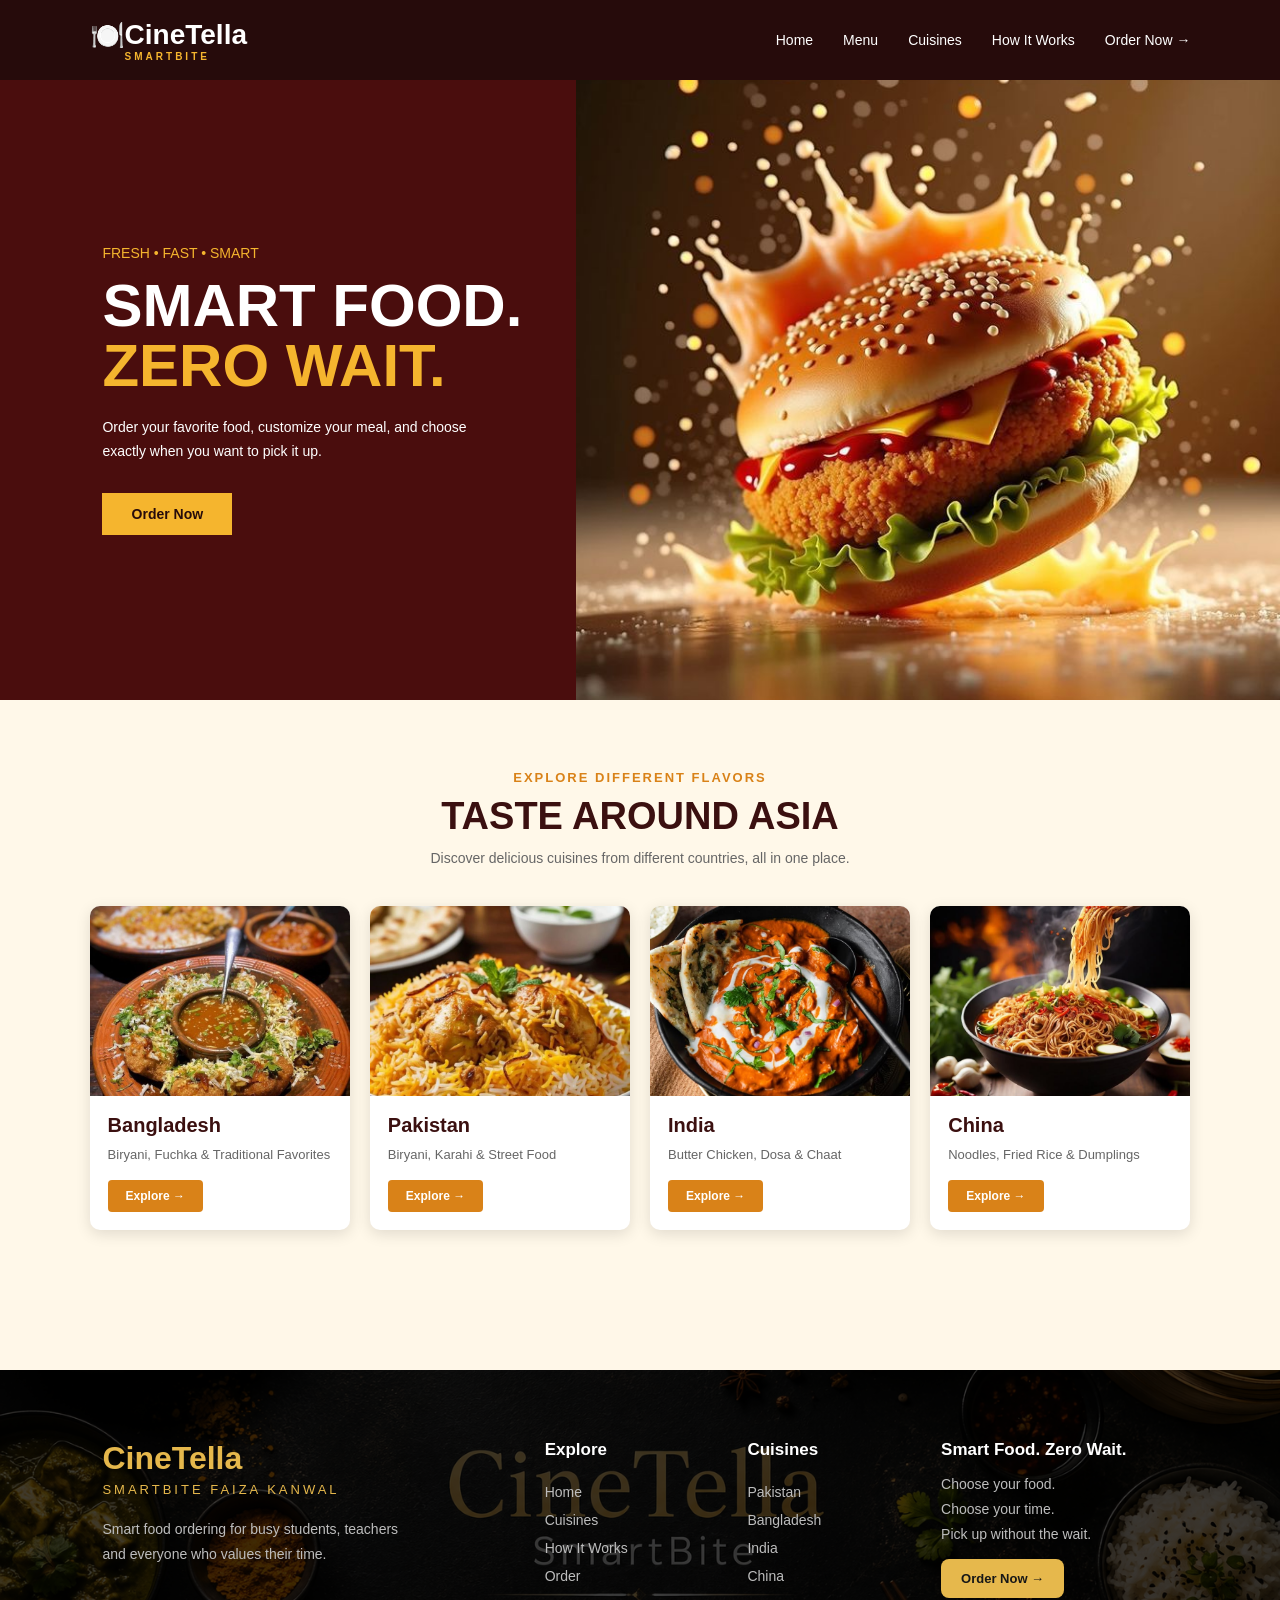
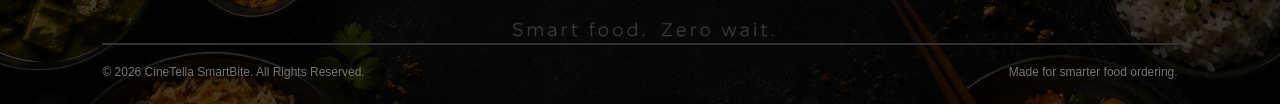
<file: index.html>
<!DOCTYPE html>
<html lang="en">

<head>

    <meta charset="UTF-8">

    <meta name="viewport" content="width=device-width, initial-scale=1.0">

    <title>CineTella SmartBite</title>

    <link rel="stylesheet" href="style.css">

</head>


<body>


    <header class="header">

    <div class="logo">

        <div class="logo-icon">
            🍽️
        </div>

        <div class="logo-text">
            <span>CineTella</span>
            <small>SMARTBITE</small>
        </div>

    </div>


    <div class="menu">

        <a href="index.html">Home</a>

        <a href="menu.html">
            Menu
        </a>

        <a href="cuisine.html">
            Cuisines
        </a>

        <a href="how-it-works.html">
            How It Works
        </a>

        <a href="order.html" class="header-order">
            Order Now →
        </a>

    </div>

</header>


    <!-- HERO SECTION -->

    <section class="hero">


        <div class="hero-content">

            <p class="hero-small-text">
                FRESH • FAST • SMART
            </p>


            <h1>
                SMART FOOD.
                <br>
                <span>ZERO WAIT.</span>
            </h1>


            <p class="hero-description">

                Order your favorite food, customize your meal,
                and choose exactly when you want to pick it up.

            </p>


            <button class="hero-button">
                <a href="order.html" class="order-button">Order Now</a>
            </button>

        </div>



        <div class="hero-image">

        </div>


    </section>

    <!-- TASTE AROUND ASIA -->

<section class="taste-asia">

    <div class="taste-heading">

        <p>EXPLORE DIFFERENT FLAVORS</p>

        <h2>TASTE AROUND ASIA</h2>

        <p>
            Discover delicious cuisines from different countries,
            all in one place.
        </p>

    </div>


    <div class="country-cards">


        <!-- Bangladesh -->

        <div class="country-card">

            <div class="country-image bangladesh"></div>

            <div class="country-content">

                <h3>Bangladesh</h3>

                <p>
                    Biryani, Fuchka & Traditional Favorites
                </p>

                <button onclick="window.location.href='bangladesh.html'">
    Explore →
</button>

            </div>

        </div>



        <!-- Pakistan -->

        <div class="country-card">

            <div class="country-image pakistan"></div>

            <div class="country-content">

                <h3> Pakistan</h3>

                <p>
                    Biryani, Karahi & Street Food
                </p>

               <button onclick="window.location.href='pakistan.html'">
            Explore →
        </button>

            </div>

        </div>



        <!-- India -->

        <div class="country-card">

            <div class="country-image india"></div>

            <div class="country-content">

                <h3> India</h3>

                <p>
                    Butter Chicken, Dosa & Chaat
                </p>

                <button onclick="window.location.href='india.html'">
    Explore →
</button>

            </div>

        </div>



        <!-- China -->

        <div class="country-card">

            <div class="country-image china"></div>

            <div class="country-content">

                <h3> China</h3>

                <p>
                    Noodles, Fried Rice & Dumplings
                </p>
                <button onclick="window.location.href='china.html'">
    Explore →
</button>
        
            </div>

        </div>


    </div>

</section>

<!-- FOOTER -->

<footer class="footer">

    <div class="footer-main">

        <div class="footer-brand">

            <h2>CineTella</h2>

            <p class="footer-tagline">
                SmartBite 
                Faiza Kanwal
            </p>

            <p>
                Smart food ordering for busy students,
                teachers and everyone who values their time.
            </p>

        </div>


        <div class="footer-links">

            <h3>Explore</h3>

            <a href="index.html">Home</a>

            <a href="#taste">Cuisines</a>

            <a href="how-it-works.html">How It Works</a>

            <a href="order.html">Order</a>

        </div>


        <div class="footer-links">

            <h3>Cuisines</h3>

            <a href="pakistan.html"> Pakistan</a>

            <a href="bangladesh.html"> Bangladesh</a>

            <a href="india.html"> India</a>

            <a href="china.html"> China</a>

        </div>


        <div class="footer-contact">

            <h3>Smart Food. Zero Wait.</h3>

            <p>
                Choose your food.
                <br>
                Choose your time.
                <br>
                Pick up without the wait.
            </p>

            <a href="order.html" class="footer-button">
                Order Now →
            </a>

        </div>

    </div>


    <div class="footer-line"></div>


    <div class="footer-bottom">

        <p>
            © 2026 CineTella SmartBite. All Rights Reserved.
        </p>

        <p>
            Made for smarter food ordering.
        </p>

    </div>

</footer>
</body>

</html>
</file>
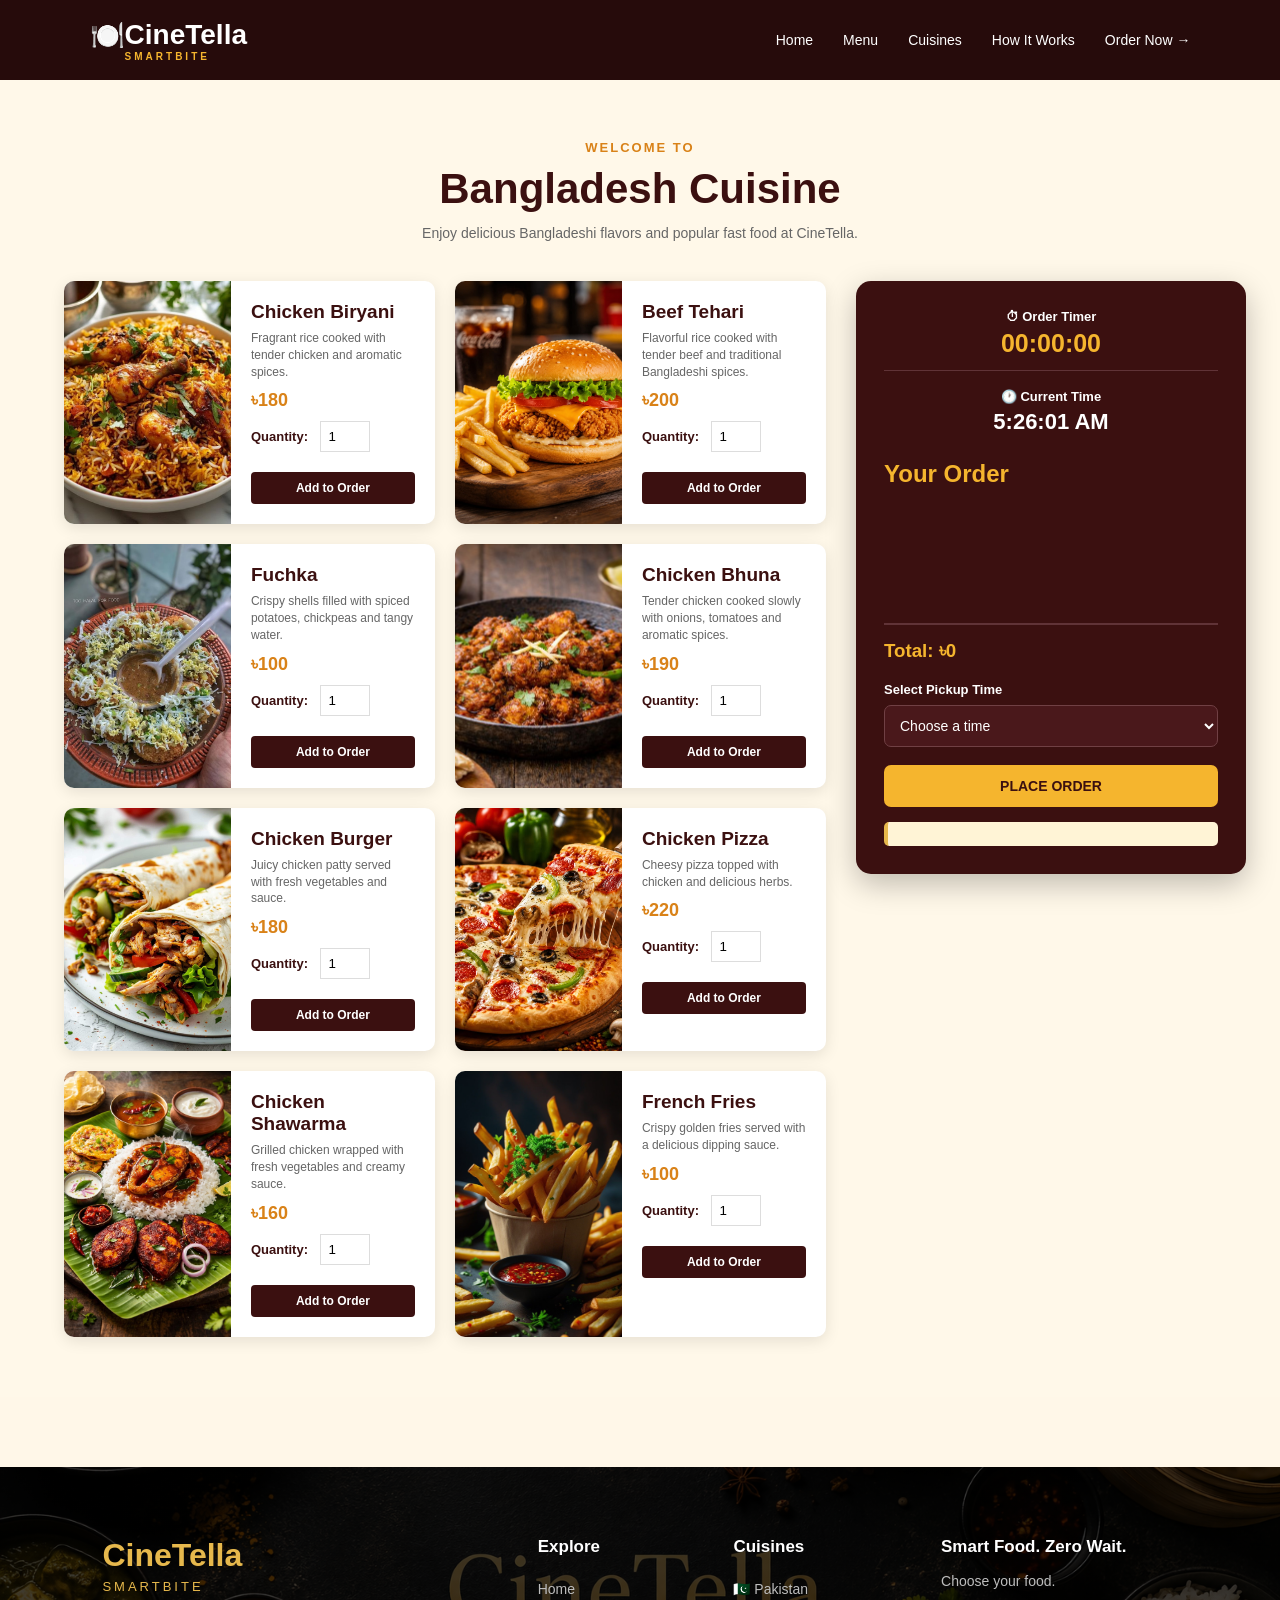
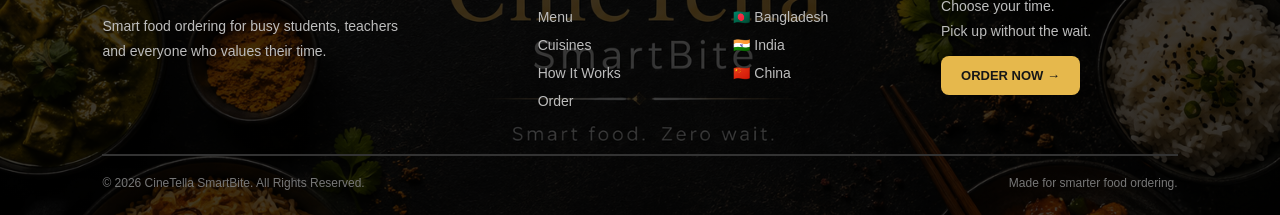
<file: bangladesh.html>
<!DOCTYPE html>
<html lang="en">

<head>

    <meta charset="UTF-8">

    <meta name="viewport" content="width=device-width, initial-scale=1.0">

    <title>Bangladesh Cuisine - CineTella SmartBite</title>

    <link rel="stylesheet" href="style.css">

</head>


<body>


    <header class="header">

    <div class="logo">

        <div class="logo-icon">
            🍽️
        </div>

        <div class="logo-text">
            <span>CineTella</span>
            <small>SMARTBITE</small>
        </div>

    </div>


    <div class="menu">

        <a href="index.html">Home</a>

        <a href="index.html#taste">
            Menu
        </a>

        <a href="index.html#taste">
            Cuisines
        </a>

        <a href="how-it-works.html">
            How It Works
        </a>

        <a href="order.html" class="header-order">
            Order Now →
        </a>

    </div>

</header>



    <!-- BANGLADESH CUISINE -->

    <section class="cuisine-page">


        <div class="cuisine-heading">

            <p>WELCOME TO</p>

            <h1>Bangladesh Cuisine</h1>

            <p>
                Enjoy delicious Bangladeshi flavors
                and popular fast food at CineTella.
            </p>

        </div>



        <!-- FOOD + ORDER AREA -->

        <div class="menu-layout">


            <!-- FOOD LIST -->

            <div class="food-list">


                <!-- FOOD 1 -->

                <div class="food-item">

                    <div class="food-picture bd-biryani"></div>

                    <div class="food-info">

                        <h2>Chicken Biryani</h2>

                        <p>
                            Fragrant rice cooked with tender
                            chicken and aromatic spices.
                        </p>

                        <h3>৳180</h3>

                        <label>Quantity:</label>

                        <input
                            type="number"
                            id="bd-biryani-quantity"
                            value="1"
                            min="1"
                        >

                        <button onclick="addOrder('Chicken Biryani', 180, document.getElementById('bd-biryani-quantity').value)">
                            Add to Order
                        </button>

                    </div>

                </div>



                <!-- FOOD 2 -->

                <div class="food-item">

                    <div class="food-picture tehari"></div>

                    <div class="food-info">

                        <h2>Beef Tehari</h2>

                        <p>
                            Flavorful rice cooked with tender beef
                            and traditional Bangladeshi spices.
                        </p>

                        <h3>৳200</h3>

                        <label>Quantity:</label>

                        <input
                            type="number"
                            id="tehari-quantity"
                            value="1"
                            min="1"
                        >

                        <button onclick="addOrder('Beef Tehari', 200, document.getElementById('tehari-quantity').value)">
                            Add to Order
                        </button>

                    </div>

                </div>



                <!-- FOOD 3 -->

                <div class="food-item">

                    <div class="food-picture fuchka"></div>

                    <div class="food-info">

                        <h2>Fuchka</h2>

                        <p>
                            Crispy shells filled with spiced
                            potatoes, chickpeas and tangy water.
                        </p>

                        <h3>৳100</h3>

                        <label>Quantity:</label>

                        <input
                            type="number"
                            id="fuchka-quantity"
                            value="1"
                            min="1"
                        >

                        <button onclick="addOrder('Fuchka', 100, document.getElementById('fuchka-quantity').value)">
                            Add to Order
                        </button>

                    </div>

                </div>



                <!-- FOOD 4 -->

                <div class="food-item">

                    <div class="food-picture chicken-bhuna"></div>

                    <div class="food-info">

                        <h2>Chicken Bhuna</h2>

                        <p>
                            Tender chicken cooked slowly with
                            onions, tomatoes and aromatic spices.
                        </p>

                        <h3>৳190</h3>

                        <label>Quantity:</label>

                        <input
                            type="number"
                            id="bhuna-quantity"
                            value="1"
                            min="1"
                        >

                        <button onclick="addOrder('Chicken Bhuna', 190, document.getElementById('bhuna-quantity').value)">
                            Add to Order
                        </button>

                    </div>

                </div>



                <!-- FOOD 5 -->

                <div class="food-item">

                    <div class="food-picture chicken-burger"></div>

                    <div class="food-info">

                        <h2>Chicken Burger</h2>

                        <p>
                            Juicy chicken patty served with
                            fresh vegetables and sauce.
                        </p>

                        <h3>৳180</h3>

                        <label>Quantity:</label>

                        <input
                            type="number"
                            id="burger-quantity"
                            value="1"
                            min="1"
                        >

                        <button onclick="addOrder('Chicken Burger', 180, document.getElementById('burger-quantity').value)">
                            Add to Order
                        </button>

                    </div>

                </div>



                <!-- FOOD 6 -->

                <div class="food-item">

                    <div class="food-picture chicken-pizza"></div>

                    <div class="food-info">

                        <h2>Chicken Pizza</h2>

                        <p>
                            Cheesy pizza topped with chicken
                            and delicious herbs.
                        </p>

                        <h3>৳220</h3>

                        <label>Quantity:</label>

                        <input
                            type="number"
                            id="pizza-quantity"
                            value="1"
                            min="1"
                        >

                        <button onclick="addOrder('Chicken Pizza', 220, document.getElementById('pizza-quantity').value)">
                            Add to Order
                        </button>

                    </div>

                </div>



                <!-- FOOD 7 -->

                <div class="food-item">

                    <div class="food-picture chicken-shawarma"></div>

                    <div class="food-info">

                        <h2>Chicken Shawarma</h2>

                        <p>
                            Grilled chicken wrapped with fresh
                            vegetables and creamy sauce.
                        </p>

                        <h3>৳160</h3>

                        <label>Quantity:</label>

                        <input
                            type="number"
                            id="shawarma-quantity"
                            value="1"
                            min="1"
                        >

                        <button onclick="addOrder('Chicken Shawarma', 160, document.getElementById('shawarma-quantity').value)">
                            Add to Order
                        </button>

                    </div>

                </div>



                <!-- FOOD 8 -->

                <div class="food-item">

                    <div class="food-picture french-fries"></div>

                    <div class="food-info">

                        <h2>French Fries</h2>

                        <p>
                            Crispy golden fries served with
                            a delicious dipping sauce.
                        </p>

                        <h3>৳100</h3>

                        <label>Quantity:</label>

                        <input
                            type="number"
                            id="fries-quantity"
                            value="1"
                            min="1"
                        >

                        <button onclick="addOrder('French Fries', 100, document.getElementById('fries-quantity').value)">
                            Add to Order
                        </button>

                    </div>

                </div>


            </div>


            <!-- ORDER SUMMARY -->

           <div class="order-summary">

    <!-- ORDER TIMER -->
    <div class="running-timer">

        <span>⏱ Order Timer</span>

        <strong id="order-timer">
            00:00:00
        </strong>

    </div>


    <!-- CURRENT TIME -->
    <div class="current-time">

        <span>🕐 Current Time</span>

        <strong id="current-time">
            00:00:00
        </strong>

    </div>


    <h2>Your Order</h2>


                <div id="order-list">

                </div>


                <h3 id="total-price">
                    Total: ৳0
                </h3>


                <div class="pickup-section">

                    <label for="pickup-time">
                        Select Pickup Time
                    </label>

                    <select id="pickup-time">

                        <option value="">Choose a time</option>

                        <option value="12:30 PM">12:30 PM</option>

                        <option value="1:00 PM">1:00 PM</option>

                        <option value="1:30 PM">1:30 PM</option>

                        <option value="2:00 PM">2:00 PM</option>

                        <option value="2:30 PM">2:30 PM</option>

                        <option value="3:00 PM">3:00 PM</option>

                        <option value="3:30 PM">3:30 PM</option>

                    </select>

                </div>


                <button
                    class="place-order-button"
                    onclick="placeOrder()"
                >

                    PLACE ORDER

                </button>


                <div id="order-message">

                </div>


            </div>


        </div>


    </section>

<!-- FOOTER -->

<footer class="footer">

    <div class="footer-main">

        <!-- BRAND -->

        <div class="footer-brand">

            <h2>CineTella</h2>

            <p class="footer-tagline">
                SMARTBITE
            </p>

            <p>
                Smart food ordering for busy students,
                teachers and everyone who values their time.
            </p>

        </div>


        <!-- EXPLORE -->

        <div class="footer-links">

            <h3>Explore</h3>

            <a href="index.html">Home</a>

            <a href="index.html#taste">Menu</a>

            <a href="index.html#taste">Cuisines</a>

            <a href="how-it-works.html">How It Works</a>

            <a href="order.html">Order</a>

        </div>


        <!-- CUISINES -->

        <div class="footer-links">

            <h3>Cuisines</h3>

            <a href="pakistan.html">🇵🇰 Pakistan</a>

            <a href="bangladesh.html">🇧🇩 Bangladesh</a>

            <a href="india.html">🇮🇳 India</a>

            <a href="china.html">🇨🇳 China</a>

        </div>


        <!-- SMARTBITE -->

        <div class="footer-contact">

            <h3>Smart Food. Zero Wait.</h3>

            <p>
                Choose your food.
                <br>
                Choose your time.
                <br>
                Pick up without the wait.
            </p>

            <a href="order.html" class="footer-button">
                ORDER NOW →
            </a>

        </div>

    </div>


    <!-- DIVIDER -->

    <div class="footer-line"></div>


    <!-- BOTTOM -->

    <div class="footer-bottom">

        <p>
            © 2026 CineTella SmartBite. All Rights Reserved.
        </p>

        <p>
            Made for smarter food ordering.
        </p>

    </div>

</footer>
    <script src="script.js"></script>

</body>

</html>
</file>
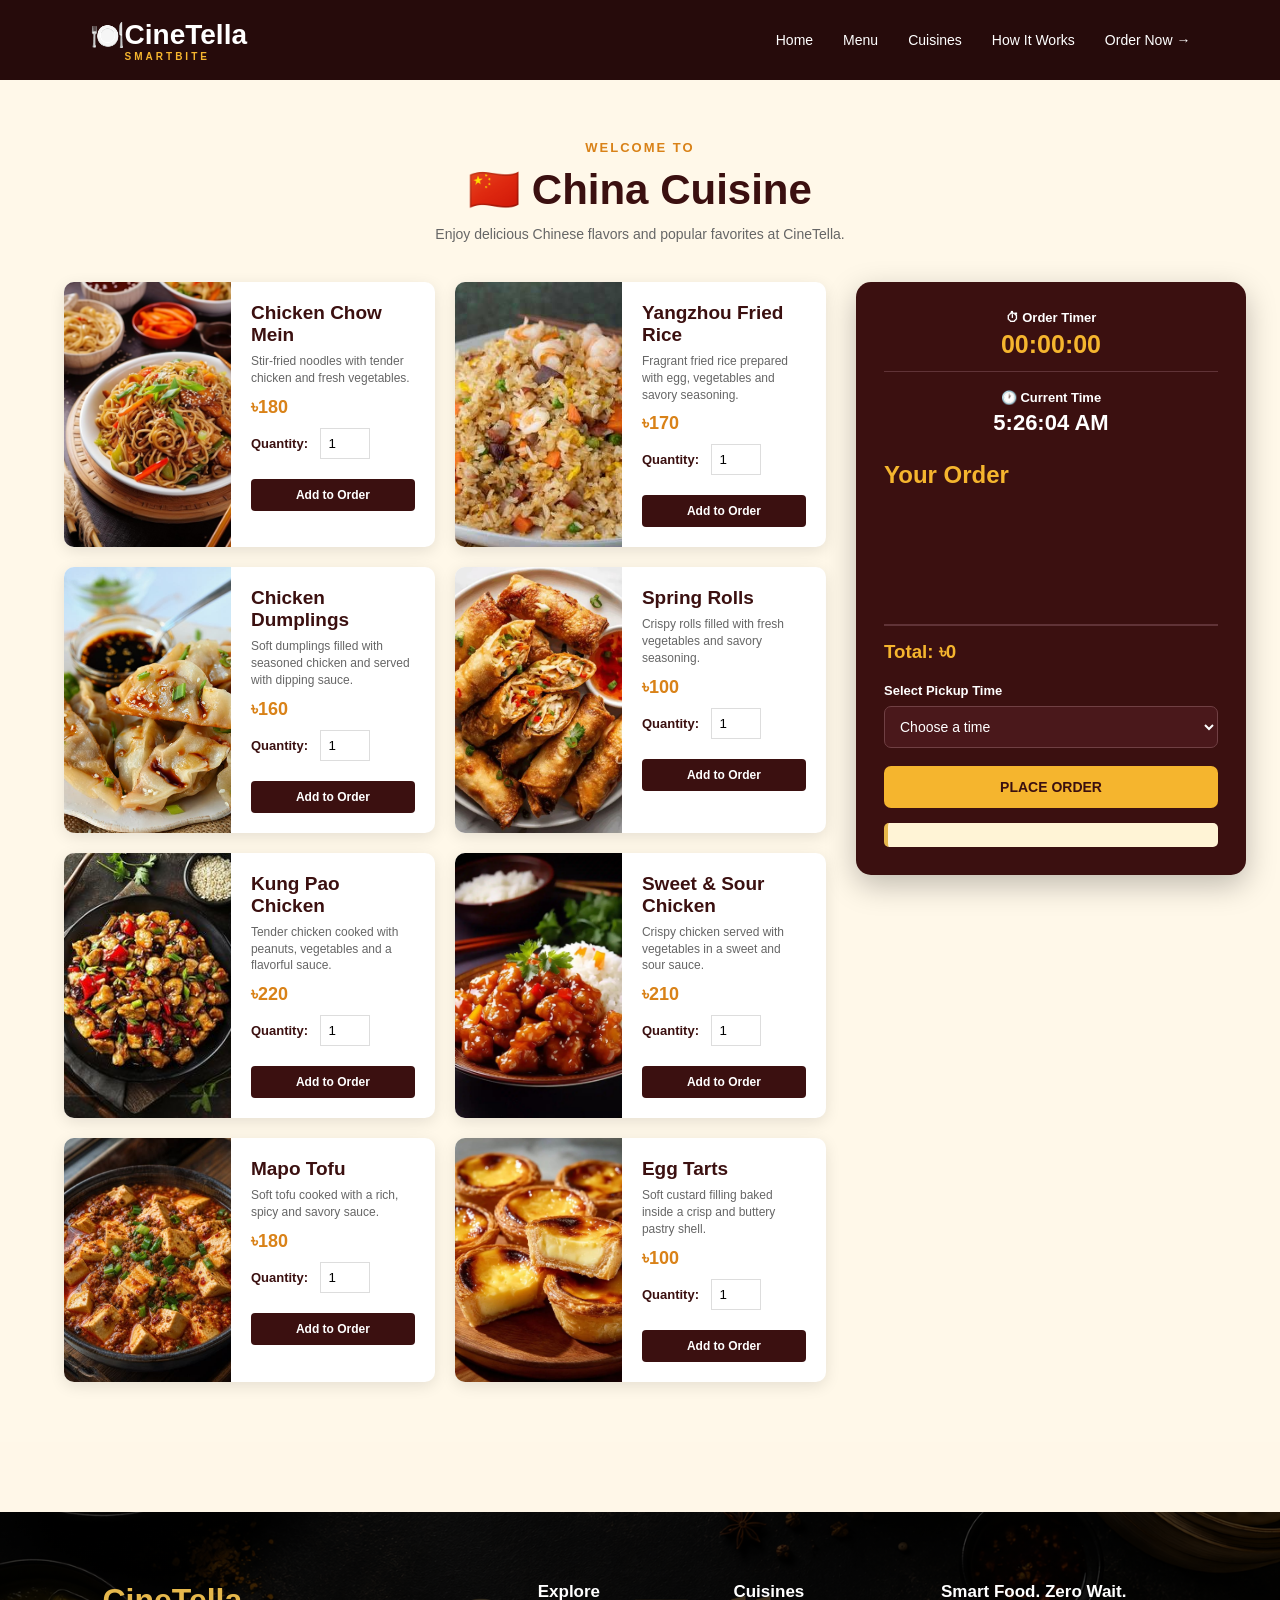
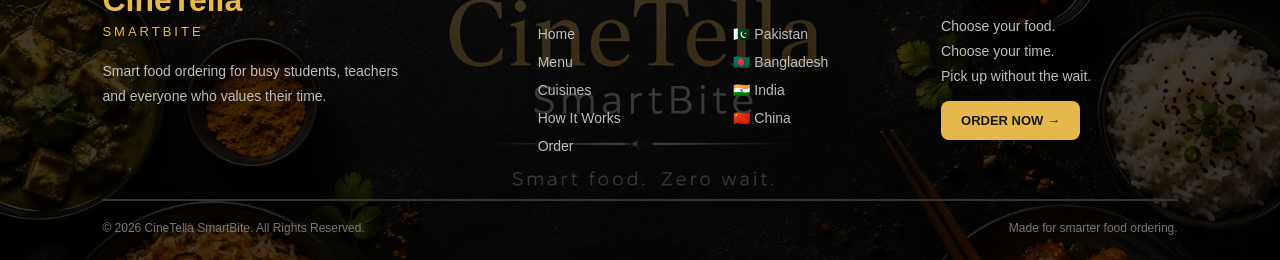
<file: China.html>
<!DOCTYPE html>
<html lang="en">

<head>

    <meta charset="UTF-8">

    <meta name="viewport" content="width=device-width, initial-scale=1.0">

    <title>China Cuisine - CineTella SmartBite</title>

    <link rel="stylesheet" href="style.css">

</head>


<body>


    <header class="header">

    <div class="logo">

        <div class="logo-icon">
            🍽️
        </div>

        <div class="logo-text">
            <span>CineTella</span>
            <small>SMARTBITE</small>
        </div>

    </div>


    <div class="menu">

        <a href="index.html">Home</a>

        <a href="index.html#taste">
            Menu
        </a>

        <a href="index.html#taste">
            Cuisines
        </a>

        <a href="how-it-works.html">
            How It Works
        </a>

        <a href="order.html" class="header-order">
            Order Now →
        </a>

    </div>

</header>



    <!-- CHINA CUISINE -->

    <section class="cuisine-page">


        <div class="cuisine-heading">

            <p>WELCOME TO</p>

            <h1>🇨🇳 China Cuisine</h1>

            <p>
                Enjoy delicious Chinese flavors
                and popular favorites at CineTella.
            </p>

        </div>



        <!-- FOOD + ORDER AREA -->

        <div class="menu-layout">


            <!-- FOOD LIST -->

            <div class="food-list">


                <!-- FOOD 1 -->

                <div class="food-item">

                    <div class="food-picture chicken-chowmein"></div>

                    <div class="food-info">

                        <h2>Chicken Chow Mein</h2>

                        <p>
                            Stir-fried noodles with tender
                            chicken and fresh vegetables.
                        </p>

                        <h3>৳180</h3>

                        <label>Quantity:</label>

                        <input
                            type="number"
                            id="chowmein-quantity"
                            value="1"
                            min="1"
                        >

                        <button onclick="addOrder('Chicken Chow Mein', 180, document.getElementById('chowmein-quantity').value)">
                            Add to Order
                        </button>

                    </div>

                </div>



                <!-- FOOD 2 -->

                <div class="food-item">

                    <div class="food-picture fried-rice"></div>

                    <div class="food-info">

                        <h2>Yangzhou Fried Rice</h2>

                        <p>
                            Fragrant fried rice prepared with
                            egg, vegetables and savory seasoning.
                        </p>

                        <h3>৳170</h3>

                        <label>Quantity:</label>

                        <input
                            type="number"
                            id="fried-rice-quantity"
                            value="1"
                            min="1"
                        >

                        <button onclick="addOrder('Yangzhou Fried Rice', 170, document.getElementById('fried-rice-quantity').value)">
                            Add to Order
                        </button>

                    </div>

                </div>



                <!-- FOOD 3 -->

                <div class="food-item">

                    <div class="food-picture dumplings"></div>

                    <div class="food-info">

                        <h2>Chicken Dumplings</h2>

                        <p>
                            Soft dumplings filled with seasoned
                            chicken and served with dipping sauce.
                        </p>

                        <h3>৳160</h3>

                        <label>Quantity:</label>

                        <input
                            type="number"
                            id="dumplings-quantity"
                            value="1"
                            min="1"
                        >

                        <button onclick="addOrder('Chicken Dumplings', 160, document.getElementById('dumplings-quantity').value)">
                            Add to Order
                        </button>

                    </div>

                </div>



                <!-- FOOD 4 -->

                <div class="food-item">

                    <div class="food-picture spring-rolls"></div>

                    <div class="food-info">

                        <h2>Spring Rolls</h2>

                        <p>
                            Crispy rolls filled with fresh
                            vegetables and savory seasoning.
                        </p>

                        <h3>৳100</h3>

                        <label>Quantity:</label>

                        <input
                            type="number"
                            id="spring-rolls-quantity"
                            value="1"
                            min="1"
                        >

                        <button onclick="addOrder('Spring Rolls', 100, document.getElementById('spring-rolls-quantity').value)">
                            Add to Order
                        </button>

                    </div>

                </div>



                <!-- FOOD 5 -->

                <div class="food-item">

                    <div class="food-picture kung-pao"></div>

                    <div class="food-info">

                        <h2>Kung Pao Chicken</h2>

                        <p>
                            Tender chicken cooked with peanuts,
                            vegetables and a flavorful sauce.
                        </p>

                        <h3>৳220</h3>

                        <label>Quantity:</label>

                        <input
                            type="number"
                            id="kung-pao-quantity"
                            value="1"
                            min="1"
                        >

                        <button onclick="addOrder('Kung Pao Chicken', 220, document.getElementById('kung-pao-quantity').value)">
                            Add to Order
                        </button>

                    </div>

                </div>



                <!-- FOOD 6 -->

                <div class="food-item">

                    <div class="food-picture sweet-sour"></div>

                    <div class="food-info">

                        <h2>Sweet & Sour Chicken</h2>

                        <p>
                            Crispy chicken served with
                            vegetables in a sweet and sour sauce.
                        </p>

                        <h3>৳210</h3>

                        <label>Quantity:</label>

                        <input
                            type="number"
                            id="sweet-sour-quantity"
                            value="1"
                            min="1"
                        >

                        <button onclick="addOrder('Sweet & Sour Chicken', 210, document.getElementById('sweet-sour-quantity').value)">
                            Add to Order
                        </button>

                    </div>

                </div>



                <!-- FOOD 7 -->

                <div class="food-item">

                    <div class="food-picture mapo-tofu"></div>

                    <div class="food-info">

                        <h2>Mapo Tofu</h2>

                        <p>
                            Soft tofu cooked with a rich,
                            spicy and savory sauce.
                        </p>

                        <h3>৳180</h3>

                        <label>Quantity:</label>

                        <input
                            type="number"
                            id="mapo-tofu-quantity"
                            value="1"
                            min="1"
                        >

                        <button onclick="addOrder('Mapo Tofu', 180, document.getElementById('mapo-tofu-quantity').value)">
                            Add to Order
                        </button>

                    </div>

                </div>



                <!-- FOOD 8 -->

                <div class="food-item">

                    <div class="food-picture egg-tarts"></div>

                    <div class="food-info">

                        <h2>Egg Tarts</h2>

                        <p>
                            Soft custard filling baked inside
                            a crisp and buttery pastry shell.
                        </p>

                        <h3>৳100</h3>

                        <label>Quantity:</label>

                        <input
                            type="number"
                            id="egg-tarts-quantity"
                            value="1"
                            min="1"
                        >

                        <button onclick="addOrder('Egg Tarts', 100, document.getElementById('egg-tarts-quantity').value)">
                            Add to Order
                        </button>

                    </div>

                </div>


            </div>



            <!-- ORDER SUMMARY -->

            <div class="order-summary">

    <!-- ORDER TIMER -->
    <div class="running-timer">

        <span>⏱ Order Timer</span>

        <strong id="order-timer">
            00:00:00
        </strong>

    </div>


    <!-- CURRENT TIME -->
    <div class="current-time">

        <span>🕐 Current Time</span>

        <strong id="current-time">
            00:00:00
        </strong>

    </div>


    <h2>Your Order</h2>


                <div id="order-list">

                </div>


                <h3 id="total-price">
                    Total: ৳0
                </h3>


                <div class="pickup-section">

                    <label for="pickup-time">
                        Select Pickup Time
                    </label>

                    <select id="pickup-time">

                        <option value="">Choose a time</option>

                        <option value="12:30 PM">12:30 PM</option>

                        <option value="1:00 PM">1:00 PM</option>

                        <option value="1:30 PM">1:30 PM</option>

                        <option value="2:00 PM">2:00 PM</option>

                        <option value="2:30 PM">2:30 PM</option>

                        <option value="3:00 PM">3:00 PM</option>

                        <option value="3:30 PM">3:30 PM</option>

                    </select>

                </div>


                <button
                    class="place-order-button"
                    onclick="placeOrder()"
                >

                    PLACE ORDER

                </button>


                <div id="order-message">

                </div>


            </div>


        </div>


    </section>
<!-- FOOTER -->

<footer class="footer">

    <div class="footer-main">

        <!-- BRAND -->

        <div class="footer-brand">

            <h2>CineTella</h2>

            <p class="footer-tagline">
                SMARTBITE
            </p>

            <p>
                Smart food ordering for busy students,
                teachers and everyone who values their time.
            </p>

        </div>


        <!-- EXPLORE -->

        <div class="footer-links">

            <h3>Explore</h3>

            <a href="index.html">Home</a>

            <a href="index.html#taste">Menu</a>

            <a href="index.html#taste">Cuisines</a>

            <a href="how-it-works.html">How It Works</a>

            <a href="order.html">Order</a>

        </div>


        <!-- CUISINES -->

        <div class="footer-links">

            <h3>Cuisines</h3>

            <a href="pakistan.html">🇵🇰 Pakistan</a>

            <a href="bangladesh.html">🇧🇩 Bangladesh</a>

            <a href="india.html">🇮🇳 India</a>

            <a href="china.html">🇨🇳 China</a>

        </div>


        <!-- SMARTBITE -->

        <div class="footer-contact">

            <h3>Smart Food. Zero Wait.</h3>

            <p>
                Choose your food.
                <br>
                Choose your time.
                <br>
                Pick up without the wait.
            </p>

            <a href="order.html" class="footer-button">
                ORDER NOW →
            </a>

        </div>

    </div>


    <!-- DIVIDER -->

    <div class="footer-line"></div>


    <!-- BOTTOM -->

    <div class="footer-bottom">

        <p>
            © 2026 CineTella SmartBite. All Rights Reserved.
        </p>

        <p>
            Made for smarter food ordering.
        </p>

    </div>

</footer>

    <script src="script.js"></script>

</body>

</html>
</file>
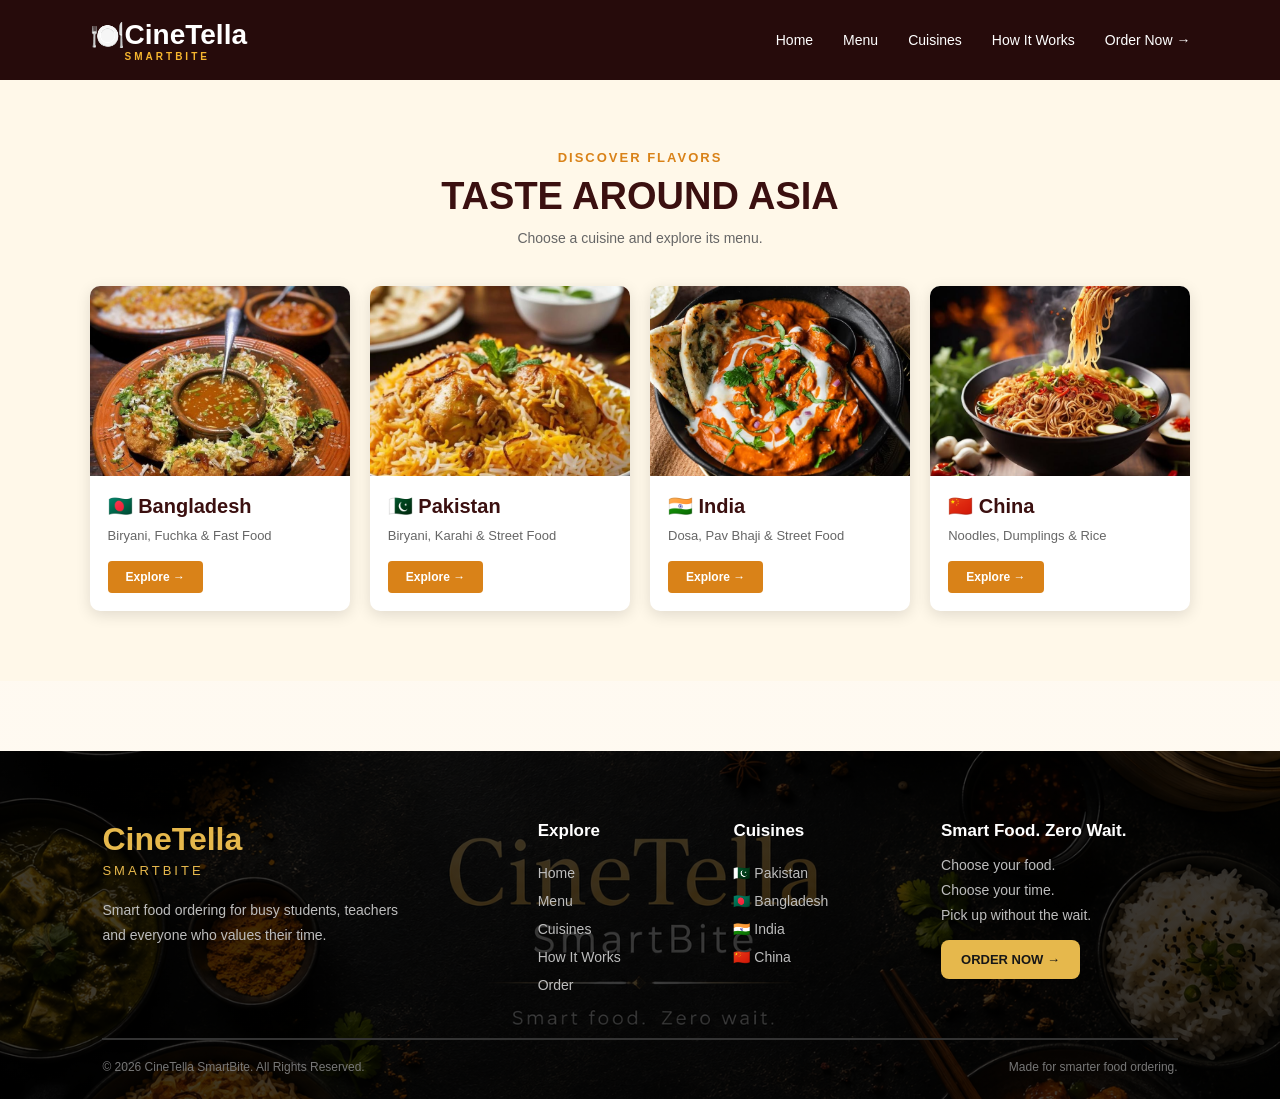
<file: cuisine.html>
<!DOCTYPE html>
<html lang="en">

<head>

    <meta charset="UTF-8">

    <meta name="viewport" content="width=device-width, initial-scale=1.0">

    <title>Cuisines - CineTella SmartBite</title>

    <link rel="stylesheet" href="style.css">

</head>

<body>


    <header class="header">

    <div class="logo">

        <div class="logo-icon">
            🍽️
        </div>

        <div class="logo-text">
            <span>CineTella</span>
            <small>SMARTBITE</small>
        </div>

    </div>


    <div class="menu">

        <a href="index.html">Home</a>

        <a href="index.html#taste">
            Menu
        </a>

        <a href="index.html#taste">
            Cuisines
        </a>

        <a href="how-it-works.html">
            How It Works
        </a>

        <a href="order.html" class="header-order">
            Order Now →
        </a>

    </div>

</header>


    <!-- CUISINES -->

    <section class="taste-asia">

        <div class="taste-heading">

            <p>DISCOVER FLAVORS</p>

            <h2>TASTE AROUND ASIA</h2>

            <p>
                Choose a cuisine and explore its menu.
            </p>

        </div>


        <div class="country-cards">


            <!-- BANGLADESH -->

            <div class="country-card">

                <div class="country-image bangladesh"></div>

                <div class="country-content">

                    <h3>🇧🇩 Bangladesh</h3>

                    <p>
                        Biryani, Fuchka & Fast Food
                    </p>

                    <button onclick="window.location.href='bangladesh.html'">
                        Explore →
                    </button>

                </div>

            </div>



            <!-- PAKISTAN -->

            <div class="country-card">

                <div class="country-image pakistan"></div>

                <div class="country-content">

                    <h3>🇵🇰 Pakistan</h3>

                    <p>
                        Biryani, Karahi & Street Food
                    </p>

                    <button onclick="window.location.href='pakistan.html'">
                        Explore →
                    </button>

                </div>

            </div>



            <!-- INDIA -->

            <div class="country-card">

                <div class="country-image india"></div>

                <div class="country-content">

                    <h3>🇮🇳 India</h3>

                    <p>
                        Dosa, Pav Bhaji & Street Food
                    </p>

                    <button onclick="window.location.href='india.html'">
                        Explore →
                    </button>

                </div>

            </div>



            <!-- CHINA -->

            <div class="country-card">

                <div class="country-image china"></div>

                <div class="country-content">

                    <h3>🇨🇳 China</h3>

                    <p>
                        Noodles, Dumplings & Rice
                    </p>

                    <button onclick="window.location.href='china.html'">
                        Explore →
                    </button>

                </div>

            </div>


        </div>

    </section>
<!-- FOOTER -->

<footer class="footer">

    <div class="footer-main">

        <!-- BRAND -->

        <div class="footer-brand">

            <h2>CineTella</h2>

            <p class="footer-tagline">
                SMARTBITE
            </p>

            <p>
                Smart food ordering for busy students,
                teachers and everyone who values their time.
            </p>

        </div>


        <!-- EXPLORE -->

        <div class="footer-links">

            <h3>Explore</h3>

            <a href="index.html">Home</a>

            <a href="index.html#taste">Menu</a>

            <a href="index.html#taste">Cuisines</a>

            <a href="how-it-works.html">How It Works</a>

            <a href="order.html">Order</a>

        </div>


        <!-- CUISINES -->

        <div class="footer-links">

            <h3>Cuisines</h3>

            <a href="pakistan.html">🇵🇰 Pakistan</a>

            <a href="bangladesh.html">🇧🇩 Bangladesh</a>

            <a href="india.html">🇮🇳 India</a>

            <a href="china.html">🇨🇳 China</a>

        </div>


        <!-- SMARTBITE -->

        <div class="footer-contact">

            <h3>Smart Food. Zero Wait.</h3>

            <p>
                Choose your food.
                <br>
                Choose your time.
                <br>
                Pick up without the wait.
            </p>

            <a href="order.html" class="footer-button">
                ORDER NOW →
            </a>

        </div>

    </div>


    <!-- DIVIDER -->

    <div class="footer-line"></div>


    <!-- BOTTOM -->

    <div class="footer-bottom">

        <p>
            © 2026 CineTella SmartBite. All Rights Reserved.
        </p>

        <p>
            Made for smarter food ordering.
        </p>

    </div>

</footer>

</body>

</html>
</file>
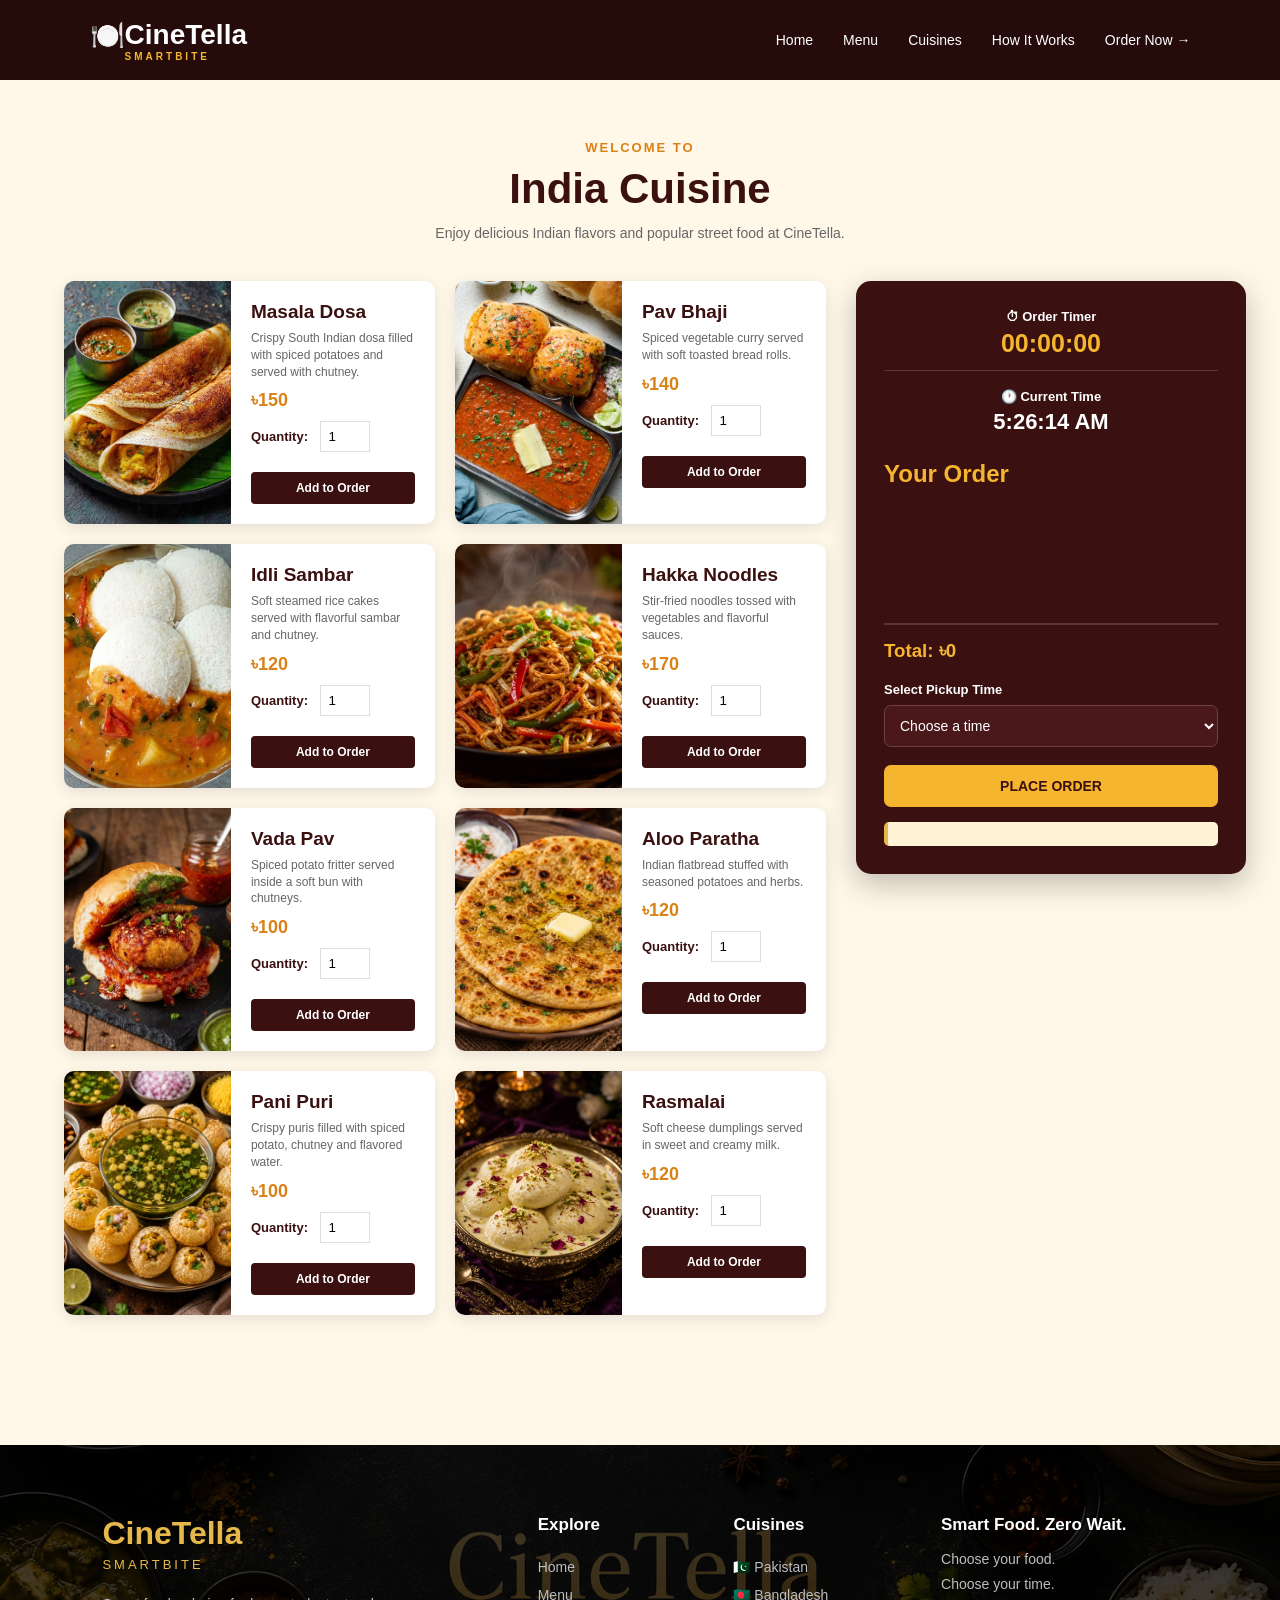
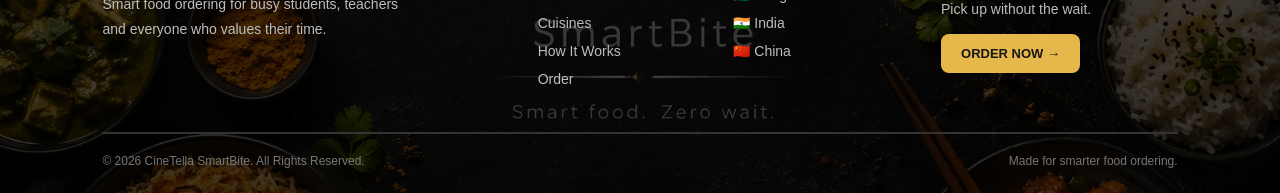
<file: india.html>
<!DOCTYPE html>
<html lang="en">

<head>

    <meta charset="UTF-8">

    <meta name="viewport" content="width=device-width, initial-scale=1.0">

    <title>India Cuisine - CineTella SmartBite</title>

    <link rel="stylesheet" href="style.css">

</head>


<body>


    <!-- HEADER -->

    <header class="header">

    <div class="logo">

        <div class="logo-icon">
            🍽️
        </div>

        <div class="logo-text">
            <span>CineTella</span>
            <small>SMARTBITE</small>
        </div>

    </div>


    <div class="menu">

        <a href="index.html">Home</a>

        <a href="index.html#taste">
            Menu
        </a>

        <a href="index.html#taste">
            Cuisines
        </a>

        <a href="how-it-works.html">
            How It Works
        </a>

        <a href="order.html" class="header-order">
            Order Now →
        </a>

    </div>

</header>


    <!-- INDIA CUISINE -->

    <section class="cuisine-page">


        <div class="cuisine-heading">

            <p>WELCOME TO</p>

            <h1>India Cuisine</h1>

            <p>
                Enjoy delicious Indian flavors
                and popular street food at CineTella.
            </p>

        </div>



        <!-- FOOD + ORDER AREA -->

        <div class="menu-layout">


            <!-- FOOD LIST -->

            <div class="food-list">


                <!-- FOOD 1 -->

                <div class="food-item">

                    <div class="food-picture masala-dosa"></div>

                    <div class="food-info">

                        <h2>Masala Dosa</h2>

                        <p>
                            Crispy South Indian dosa filled
                            with spiced potatoes and served with chutney.
                        </p>

                        <h3>৳150</h3>

                        <label>Quantity:</label>

                        <input
                            type="number"
                            id="masala-dosa-quantity"
                            value="1"
                            min="1"
                        >

                        <button onclick="addOrder('Masala Dosa', 150, document.getElementById('masala-dosa-quantity').value)">
                            Add to Order
                        </button>

                    </div>

                </div>



                <!-- FOOD 2 -->

                <div class="food-item">

                    <div class="food-picture pav-bhaji"></div>

                    <div class="food-info">

                        <h2>Pav Bhaji</h2>

                        <p>
                            Spiced vegetable curry served
                            with soft toasted bread rolls.
                        </p>

                        <h3>৳140</h3>

                        <label>Quantity:</label>

                        <input
                            type="number"
                            id="pav-bhaji-quantity"
                            value="1"
                            min="1"
                        >

                        <button onclick="addOrder('Pav Bhaji', 140, document.getElementById('pav-bhaji-quantity').value)">
                            Add to Order
                        </button>

                    </div>

                </div>



                <!-- FOOD 3 -->

                <div class="food-item">

                    <div class="food-picture idli-sambar"></div>

                    <div class="food-info">

                        <h2>Idli Sambar</h2>

                        <p>
                            Soft steamed rice cakes served
                            with flavorful sambar and chutney.
                        </p>

                        <h3>৳120</h3>

                        <label>Quantity:</label>

                        <input
                            type="number"
                            id="idli-sambar-quantity"
                            value="1"
                            min="1"
                        >

                        <button onclick="addOrder('Idli Sambar', 120, document.getElementById('idli-sambar-quantity').value)">
                            Add to Order
                        </button>

                    </div>

                </div>



                <!-- FOOD 4 -->

                <div class="food-item">

                    <div class="food-picture hakka-noodles"></div>

                    <div class="food-info">

                        <h2>Hakka Noodles</h2>

                        <p>
                            Stir-fried noodles tossed with
                            vegetables and flavorful sauces.
                        </p>

                        <h3>৳170</h3>

                        <label>Quantity:</label>

                        <input
                            type="number"
                            id="hakka-noodles-quantity"
                            value="1"
                            min="1"
                        >

                        <button onclick="addOrder('Hakka Noodles', 170, document.getElementById('hakka-noodles-quantity').value)">
                            Add to Order
                        </button>

                    </div>

                </div>



                <!-- FOOD 5 -->

                <div class="food-item">

                    <div class="food-picture vada-pav"></div>

                    <div class="food-info">

                        <h2>Vada Pav</h2>

                        <p>
                            Spiced potato fritter served inside
                            a soft bun with chutneys.
                        </p>

                        <h3>৳100</h3>

                        <label>Quantity:</label>

                        <input
                            type="number"
                            id="vada-pav-quantity"
                            value="1"
                            min="1"
                        >

                        <button onclick="addOrder('Vada Pav', 100, document.getElementById('vada-pav-quantity').value)">
                            Add to Order
                        </button>

                    </div>

                </div>



                <!-- FOOD 6 -->

                <div class="food-item">

                    <div class="food-picture aloo-paratha"></div>

                    <div class="food-info">

                        <h2>Aloo Paratha</h2>

                        <p>
                            Indian flatbread stuffed with
                            seasoned potatoes and herbs.
                        </p>

                        <h3>৳120</h3>

                        <label>Quantity:</label>

                        <input
                            type="number"
                            id="aloo-paratha-quantity"
                            value="1"
                            min="1"
                        >

                        <button onclick="addOrder('Aloo Paratha', 120, document.getElementById('aloo-paratha-quantity').value)">
                            Add to Order
                        </button>

                    </div>

                </div>



                <!-- FOOD 7 -->

                <div class="food-item">

                    <div class="food-picture pani-puri"></div>

                    <div class="food-info">

                        <h2>Pani Puri</h2>

                        <p>
                            Crispy puris filled with spiced
                            potato, chutney and flavored water.
                        </p>

                        <h3>৳100</h3>

                        <label>Quantity:</label>

                        <input
                            type="number"
                            id="pani-puri-quantity"
                            value="1"
                            min="1"
                        >

                        <button onclick="addOrder('Pani Puri', 100, document.getElementById('pani-puri-quantity').value)">
                            Add to Order
                        </button>

                    </div>

                </div>



                <!-- FOOD 8 -->

                <div class="food-item">

                    <div class="food-picture rasmalai"></div>

                    <div class="food-info">

                        <h2>Rasmalai</h2>

                        <p>
                            Soft cheese dumplings served
                            in sweet and creamy milk.
                        </p>

                        <h3>৳120</h3>

                        <label>Quantity:</label>

                        <input
                            type="number"
                            id="rasmalai-quantity"
                            value="1"
                            min="1"
                        >

                        <button onclick="addOrder('Rasmalai', 120, document.getElementById('rasmalai-quantity').value)">
                            Add to Order
                        </button>

                    </div>

                </div>


            </div>



            <!-- ORDER SUMMARY -->

            <div class="order-summary">

    <!-- ORDER TIMER -->
    <div class="running-timer">

        <span>⏱ Order Timer</span>

        <strong id="order-timer">
            00:00:00
        </strong>

    </div>


    <!-- CURRENT TIME -->
    <div class="current-time">

        <span>🕐 Current Time</span>

        <strong id="current-time">
            00:00:00
        </strong>

    </div>


    <h2>Your Order</h2>


                <div id="order-list">

                </div>


                <h3 id="total-price">
                    Total: ৳0
                </h3>


                <div class="pickup-section">

                    <label for="pickup-time">
                        Select Pickup Time
                    </label>

                    <select id="pickup-time">

                        <option value="">Choose a time</option>

                        <option value="12:30 PM">12:30 PM</option>

                        <option value="1:00 PM">1:00 PM</option>

                        <option value="1:30 PM">1:30 PM</option>

                        <option value="2:00 PM">2:00 PM</option>

                        <option value="2:30 PM">2:30 PM</option>

                        <option value="3:00 PM">3:00 PM</option>

                        <option value="3:30 PM">3:30 PM</option>

                    </select>

                </div>


                <button
                    class="place-order-button"
                    onclick="placeOrder()"
                >

                    PLACE ORDER

                </button>


                <div id="order-message">

                </div>


            </div>


        </div>


    </section>
  <!-- FOOTER -->

<footer class="footer">

    <div class="footer-main">

        <!-- BRAND -->

        <div class="footer-brand">

            <h2>CineTella</h2>

            <p class="footer-tagline">
                SMARTBITE
            </p>

            <p>
                Smart food ordering for busy students,
                teachers and everyone who values their time.
            </p>

        </div>


        <!-- EXPLORE -->

        <div class="footer-links">

            <h3>Explore</h3>

            <a href="index.html">Home</a>

            <a href="index.html#taste">Menu</a>

            <a href="index.html#taste">Cuisines</a>

            <a href="how-it-works.html">How It Works</a>

            <a href="order.html">Order</a>

        </div>


        <!-- CUISINES -->

        <div class="footer-links">

            <h3>Cuisines</h3>

            <a href="pakistan.html">🇵🇰 Pakistan</a>

            <a href="bangladesh.html">🇧🇩 Bangladesh</a>

            <a href="india.html">🇮🇳 India</a>

            <a href="china.html">🇨🇳 China</a>

        </div>


        <!-- SMARTBITE -->

        <div class="footer-contact">

            <h3>Smart Food. Zero Wait.</h3>

            <p>
                Choose your food.
                <br>
                Choose your time.
                <br>
                Pick up without the wait.
            </p>

            <a href="order.html" class="footer-button">
                ORDER NOW →
            </a>

        </div>

    </div>


    <!-- DIVIDER -->

    <div class="footer-line"></div>


    <!-- BOTTOM -->

    <div class="footer-bottom">

        <p>
            © 2026 CineTella SmartBite. All Rights Reserved.
        </p>

        <p>
            Made for smarter food ordering.
        </p>

    </div>

</footer>

    <script src="script.js"></script>

</body>

</html>
</file>
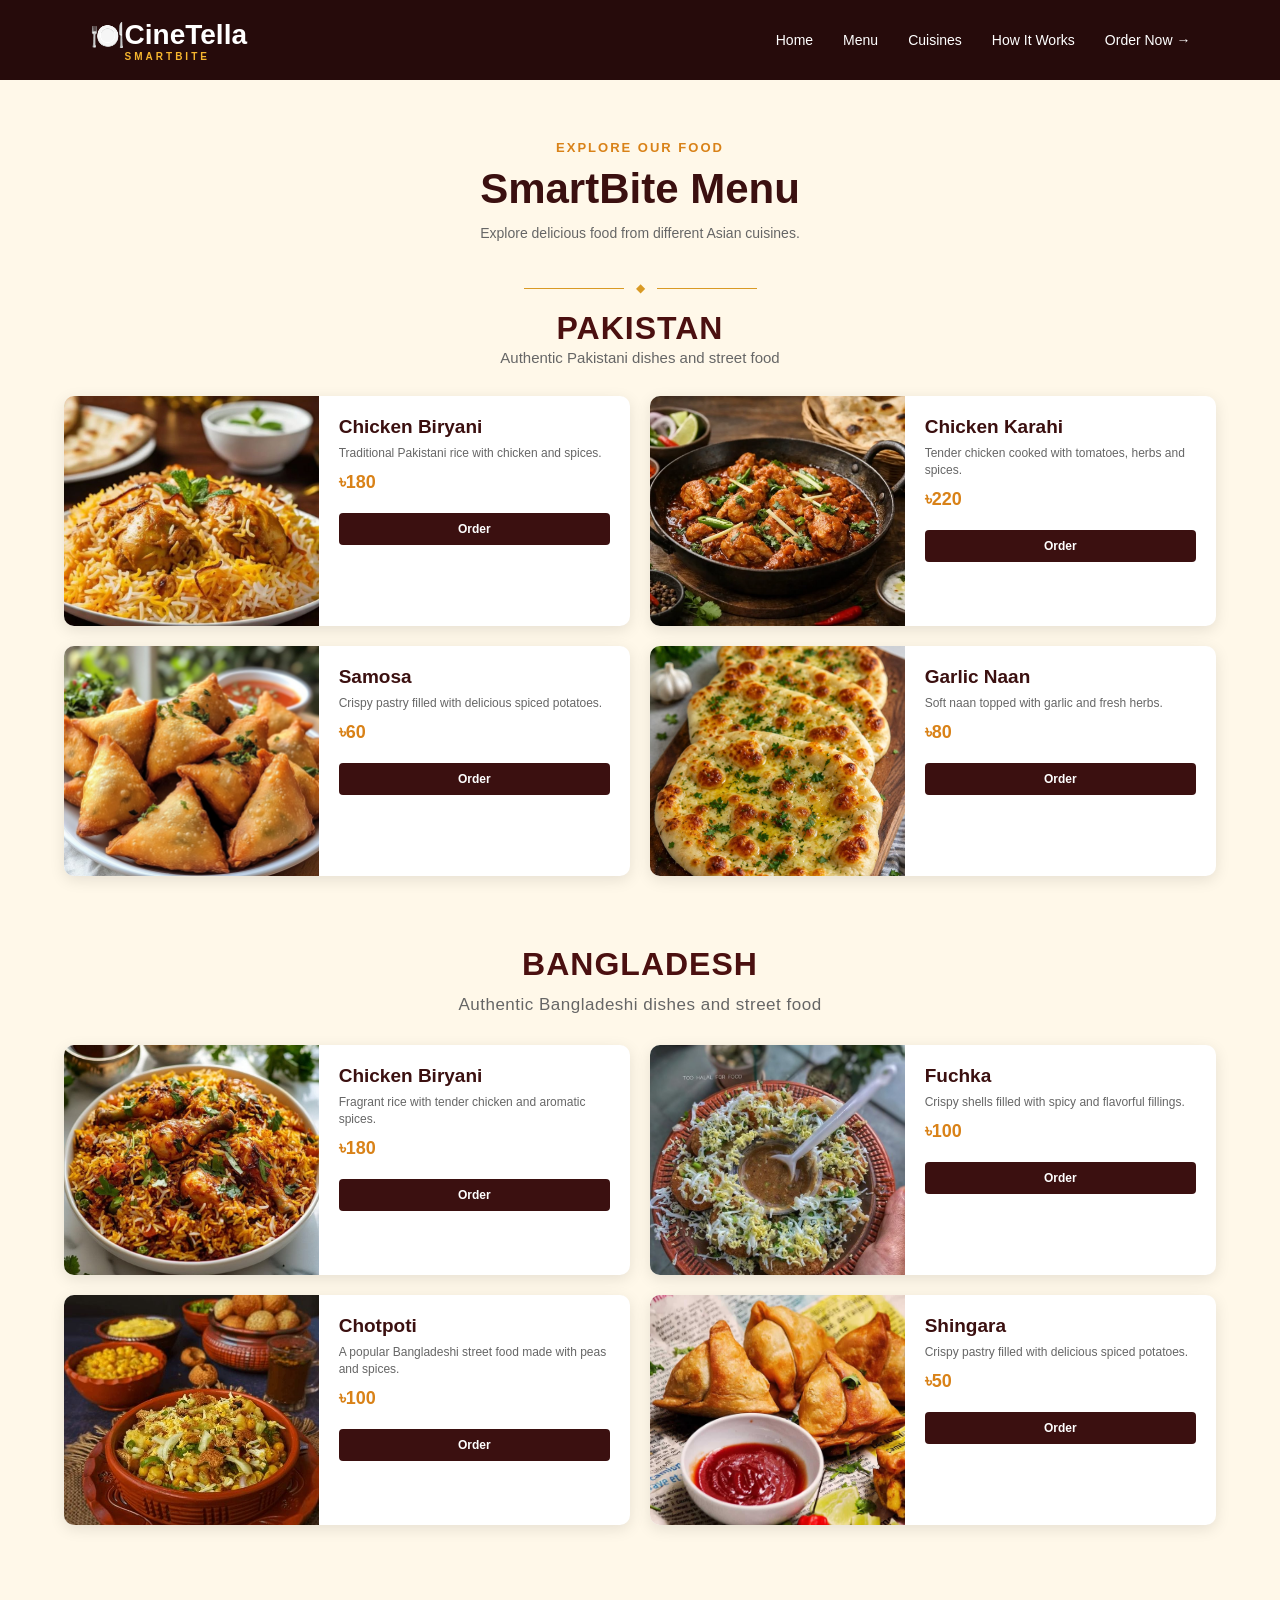
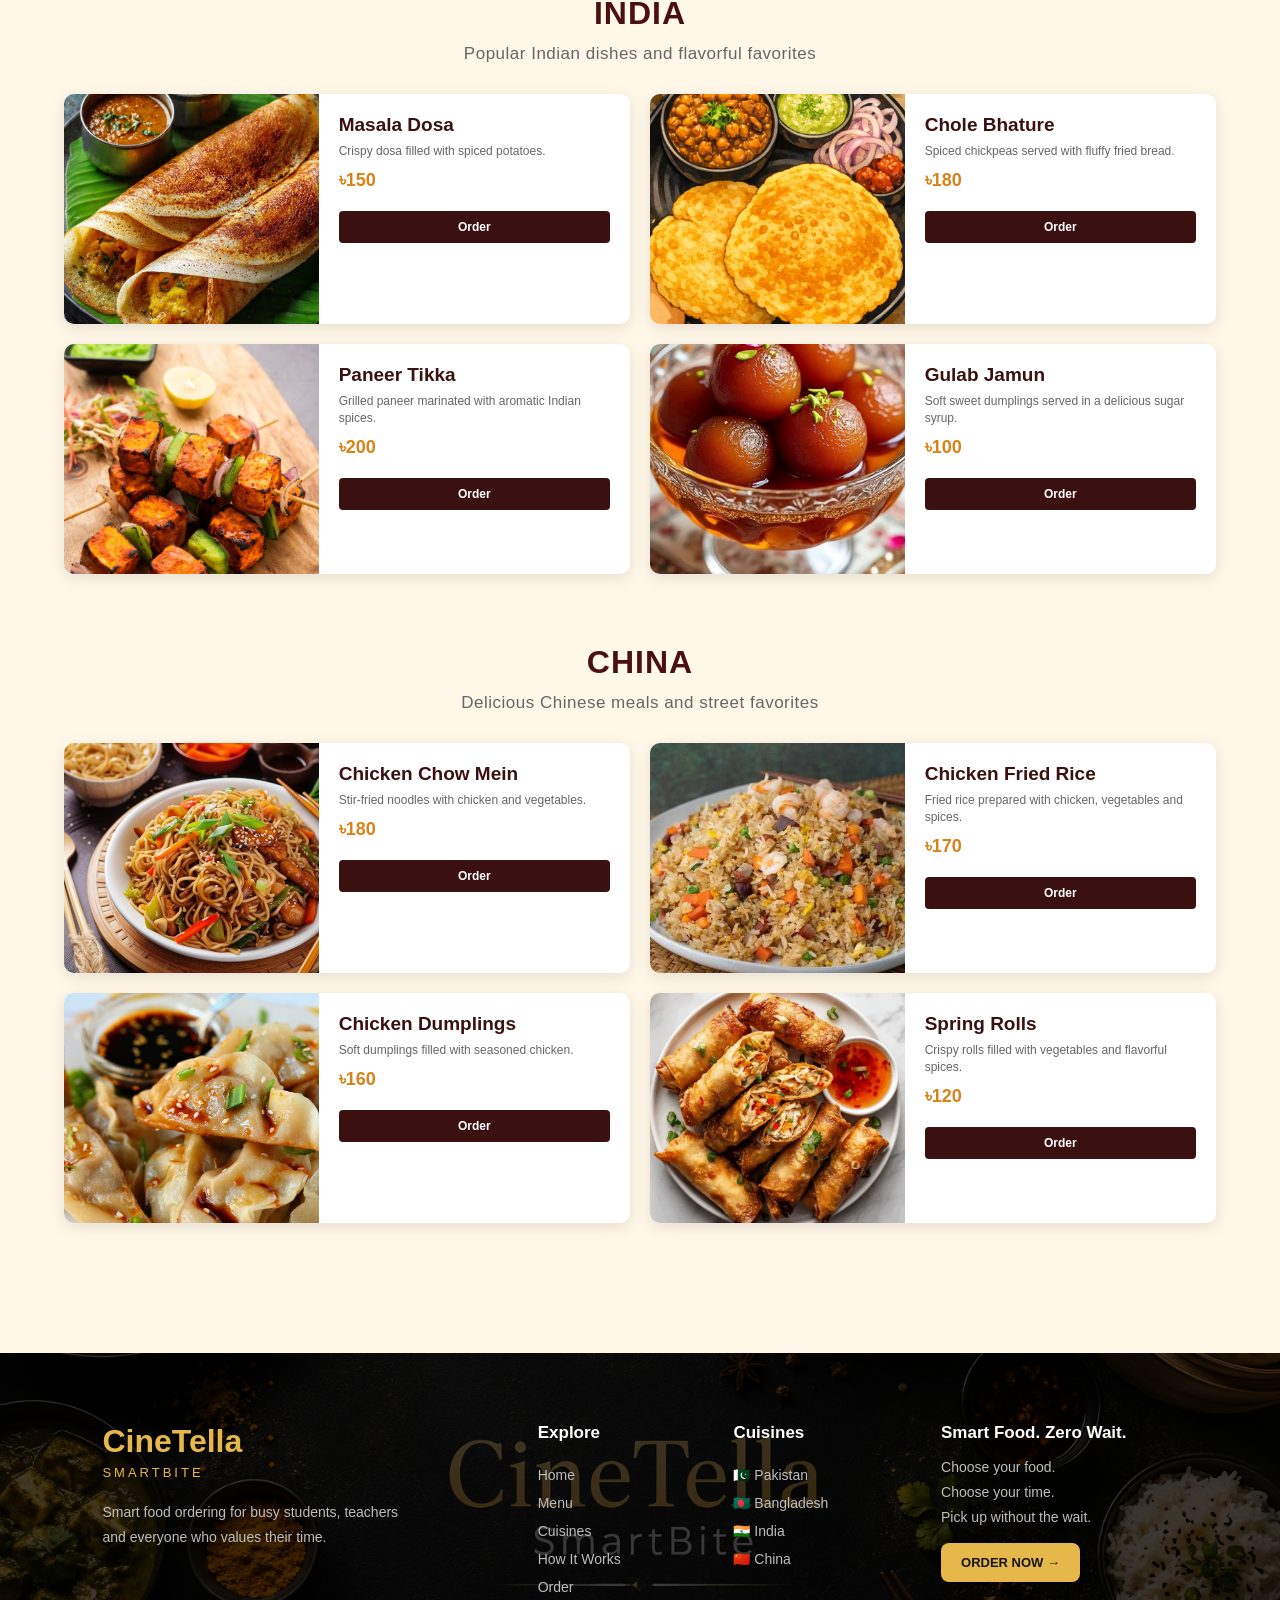
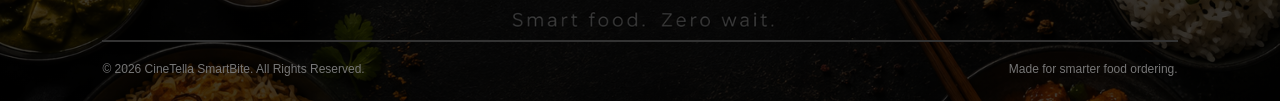
<file: menu.html>
<!DOCTYPE html>
<html lang="en">

<head>

    <meta charset="UTF-8">

    <meta name="viewport" content="width=device-width, initial-scale=1.0">

    <title>Menu - CineTella SmartBite</title>

    <link rel="stylesheet" href="style.css">

</head>


<body>


    <!-- ================= HEADER ================= -->

    <header class="header">

        <div class="logo">

            <div class="logo-icon">
                🍽️
            </div>

            <div class="logo-text">

                <span>CineTella</span>

                <small>SMARTBITE</small>

            </div>

        </div>


        <div class="menu">

            <a href="index.html">Home</a>

            <a href="menu.html">
                Menu
            </a>

            <a href="index.html#taste">
                Cuisines
            </a>

            <a href="how-it-works.html">
                How It Works
            </a>

            <a href="order.html" class="header-order">
                Order Now →
            </a>

        </div>

    </header>



    <!-- ================= MENU ================= -->

    <section class="cuisine-page">

        <!-- MAIN HEADING -->

        <div class="cuisine-heading">

            <p>EXPLORE OUR FOOD</p>

            <h1>SmartBite Menu</h1>

            <p>
                Explore delicious food from different
                Asian cuisines.
            </p>

        </div>



        <!-- ================================================= -->
        <!-- PAKISTAN -->
        <!-- ================================================= -->

        <div class="country-divider">

    <span class="divider-line"></span>

    <span class="divider-icon">◆</span>

    <span class="divider-line"></span>

</div>

<div class="country-heading">

    <div class="country-flag"></div>

    <h2>Pakistan</h2>

    <p>Authentic Pakistani dishes and street food</p>

</div>


        <div class="food-list">


            <!-- PAKISTAN FOOD 1 -->

            <div class="food-item">

                <div class="food-picture biryani"></div>

                <div class="food-info">

                    <h2>Chicken Biryani</h2>

                    <p>
                        Traditional Pakistani rice
                        with chicken and spices.
                    </p>

                    <h3>৳180</h3>

                    <button onclick="window.location.href='pakistan.html'">
                        Order
                    </button>

                </div>

            </div>



            <!-- PAKISTAN FOOD 2 -->

            <div class="food-item">

                <div class="food-picture karahi"></div>

                <div class="food-info">

                    <h2>Chicken Karahi</h2>

                    <p>
                        Tender chicken cooked with
                        tomatoes, herbs and spices.
                    </p>

                    <h3>৳220</h3>

                    <button onclick="window.location.href='pakistan.html'">
                        Order
                    </button>

                </div>

            </div>



            <!-- PAKISTAN FOOD 3 -->

            <div class="food-item">

                <div class="food-picture samosa"></div>

                <div class="food-info">

                    <h2>Samosa</h2>

                    <p>
                        Crispy pastry filled with
                        delicious spiced potatoes.
                    </p>

                    <h3>৳60</h3>

                    <button onclick="window.location.href='pakistan.html'">
                        Order
                    </button>

                </div>

            </div>



            <!-- PAKISTAN FOOD 4 -->

            <div class="food-item">

                <div class="food-picture naan"></div>

                <div class="food-info">

                    <h2>Garlic Naan</h2>

                    <p>
                        Soft naan topped with garlic
                        and fresh herbs.
                    </p>

                    <h3>৳80</h3>

                    <button onclick="window.location.href='pakistan.html'">
                        Order
                    </button>

                </div>

            </div>


        </div>



        <!-- ================================================= -->
        <!-- BANGLADESH -->
        <!-- ================================================= -->

        <div class="country-title">

            

            <h2>Bangladesh</h2>

            <p>
                Authentic Bangladeshi dishes and street food
            </p>

        </div>


        <div class="food-list">


            <!-- BANGLADESH FOOD 1 -->

            <div class="food-item">

                <div class="food-picture bd-biryani"></div>

                <div class="food-info">

                    <h2>Chicken Biryani</h2>

                    <p>
                        Fragrant rice with tender
                        chicken and aromatic spices.
                    </p>

                    <h3>৳180</h3>

                    <button onclick="window.location.href='bangladesh.html'">
                        Order
                    </button>

                </div>

            </div>



            <!-- BANGLADESH FOOD 2 -->

            <div class="food-item">

                <div class="food-picture fuchka"></div>

                <div class="food-info">

                    <h2>Fuchka</h2>

                    <p>
                        Crispy shells filled with
                        spicy and flavorful fillings.
                    </p>

                    <h3>৳100</h3>

                    <button onclick="window.location.href='bangladesh.html'">
                        Order
                    </button>

                </div>

            </div>



            <!-- BANGLADESH FOOD 3 -->

            <div class="food-item">

                <div class="food-picture chotpoti"></div>

                <div class="food-info">

                    <h2>Chotpoti</h2>

                    <p>
                        A popular Bangladeshi street
                        food made with peas and spices.
                    </p>

                    <h3>৳100</h3>

                    <button onclick="window.location.href='bangladesh.html'">
                        Order
                    </button>

                </div>

            </div>



            <!-- BANGLADESH FOOD 4 -->

            <div class="food-item">

                <div class="food-picture shingara"></div>

                <div class="food-info">

                    <h2>Shingara</h2>

                    <p>
                        Crispy pastry filled with
                        delicious spiced potatoes.
                    </p>

                    <h3>৳50</h3>

                    <button onclick="window.location.href='bangladesh.html'">
                        Order
                    </button>

                </div>

            </div>


        </div>



        <!-- ================================================= -->
        <!-- INDIA -->
        <!-- ================================================= -->

        <div class="country-title">

            

            <h2>India</h2>

            <p>
                Popular Indian dishes and flavorful favorites
            </p>

        </div>


        <div class="food-list">


            <!-- INDIA FOOD 1 -->

            <div class="food-item">

                <div class="food-picture masala-dosa"></div>

                <div class="food-info">

                    <h2>Masala Dosa</h2>

                    <p>
                        Crispy dosa filled with
                        spiced potatoes.
                    </p>

                    <h3>৳150</h3>

                    <button onclick="window.location.href='india.html'">
                        Order
                    </button>

                </div>

            </div>



            <!-- INDIA FOOD 2 -->

            <div class="food-item">

                <div class="food-picture chole-bhature"></div>

                <div class="food-info">

                    <h2>Chole Bhature</h2>

                    <p>
                        Spiced chickpeas served with
                        fluffy fried bread.
                    </p>

                    <h3>৳180</h3>

                    <button onclick="window.location.href='india.html'">
                        Order
                    </button>

                </div>

            </div>



            <!-- INDIA FOOD 3 -->

            <div class="food-item">

                <div class="food-picture paneer-tikka"></div>

                <div class="food-info">

                    <h2>Paneer Tikka</h2>

                    <p>
                        Grilled paneer marinated
                        with aromatic Indian spices.
                    </p>

                    <h3>৳200</h3>

                    <button onclick="window.location.href='india.html'">
                        Order
                    </button>

                </div>

            </div>



            <!-- INDIA FOOD 4 -->

            <div class="food-item">

                <div class="food-picture gulab-jamun"></div>

                <div class="food-info">

                    <h2>Gulab Jamun</h2>

                    <p>
                        Soft sweet dumplings served
                        in a delicious sugar syrup.
                    </p>

                    <h3>৳100</h3>

                    <button onclick="window.location.href='india.html'">
                        Order
                    </button>

                </div>

            </div>


        </div>



        <!-- ================================================= -->
        <!-- CHINA -->
        <!-- ================================================= -->

        <div class="country-title">

           

            <h2>China</h2>

            <p>
                Delicious Chinese meals and street favorites
            </p>

        </div>


        <div class="food-list">


            <!-- CHINA FOOD 1 -->

            <div class="food-item">

                <div class="food-picture chicken-chowmein"></div>

                <div class="food-info">

                    <h2>Chicken Chow Mein</h2>

                    <p>
                        Stir-fried noodles with
                        chicken and vegetables.
                    </p>

                    <h3>৳180</h3>

                    <button onclick="window.location.href='china.html'">
                        Order
                    </button>

                </div>

            </div>



            <!-- CHINA FOOD 2 -->

            <div class="food-item">

                <div class="food-picture fried-rice"></div>

                <div class="food-info">

                    <h2>Chicken Fried Rice</h2>

                    <p>
                        Fried rice prepared with
                        chicken, vegetables and spices.
                    </p>

                    <h3>৳170</h3>

                    <button onclick="window.location.href='china.html'">
                        Order
                    </button>

                </div>

            </div>



            <!-- CHINA FOOD 3 -->

            <div class="food-item">

                <div class="food-picture dumplings"></div>

                <div class="food-info">

                    <h2>Chicken Dumplings</h2>

                    <p>
                        Soft dumplings filled with
                        seasoned chicken.
                    </p>

                    <h3>৳160</h3>

                    <button onclick="window.location.href='china.html'">
                        Order
                    </button>

                </div>

            </div>



            <!-- CHINA FOOD 4 -->

            <div class="food-item">

                <div class="food-picture spring-roll"></div>

                <div class="food-info">

                    <h2>Spring Rolls</h2>

                    <p>
                        Crispy rolls filled with
                        vegetables and flavorful spices.
                    </p>

                    <h3>৳120</h3>

                    <button onclick="window.location.href='china.html'">
                        Order
                    </button>

                </div>

            </div>


        </div>


    </section>



    <!-- ================= FOOTER ================= -->

    <footer class="footer">


        <div class="footer-main">


            <!-- BRAND -->

            <div class="footer-brand">

                <h2>CineTella</h2>

                <p class="footer-tagline">
                    SMARTBITE
                </p>

                <p>
                    Smart food ordering for busy students,
                    teachers and everyone who values their time.
                </p>

            </div>



            <!-- EXPLORE -->

            <div class="footer-links">

                <h3>Explore</h3>

                <a href="index.html">
                    Home
                </a>

                <a href="menu.html">
                    Menu
                </a>

                <a href="index.html#taste">
                    Cuisines
                </a>

                <a href="how-it-works.html">
                    How It Works
                </a>

                <a href="order.html">
                    Order
                </a>

            </div>



            <!-- CUISINES -->

            <div class="footer-links">

                <h3>Cuisines</h3>

                <a href="pakistan.html">
                    🇵🇰 Pakistan
                </a>

                <a href="bangladesh.html">
                    🇧🇩 Bangladesh
                </a>

                <a href="india.html">
                    🇮🇳 India
                </a>

                <a href="china.html">
                    🇨🇳 China
                </a>

            </div>



            <!-- SMARTBITE -->

            <div class="footer-contact">

                <h3>
                    Smart Food. Zero Wait.
                </h3>

                <p>
                    Choose your food.
                    <br>
                    Choose your time.
                    <br>
                    Pick up without the wait.
                </p>

                <a href="order.html" class="footer-button">
                    ORDER NOW →
                </a>

            </div>


        </div>



        <!-- DIVIDER -->

        <div class="footer-line"></div>



        <!-- BOTTOM -->

        <div class="footer-bottom">

            <p>
                © 2026 CineTella SmartBite. All Rights Reserved.
            </p>

            <p>
                Made for smarter food ordering.
            </p>

        </div>


    </footer>


</body>

</html>
</file>
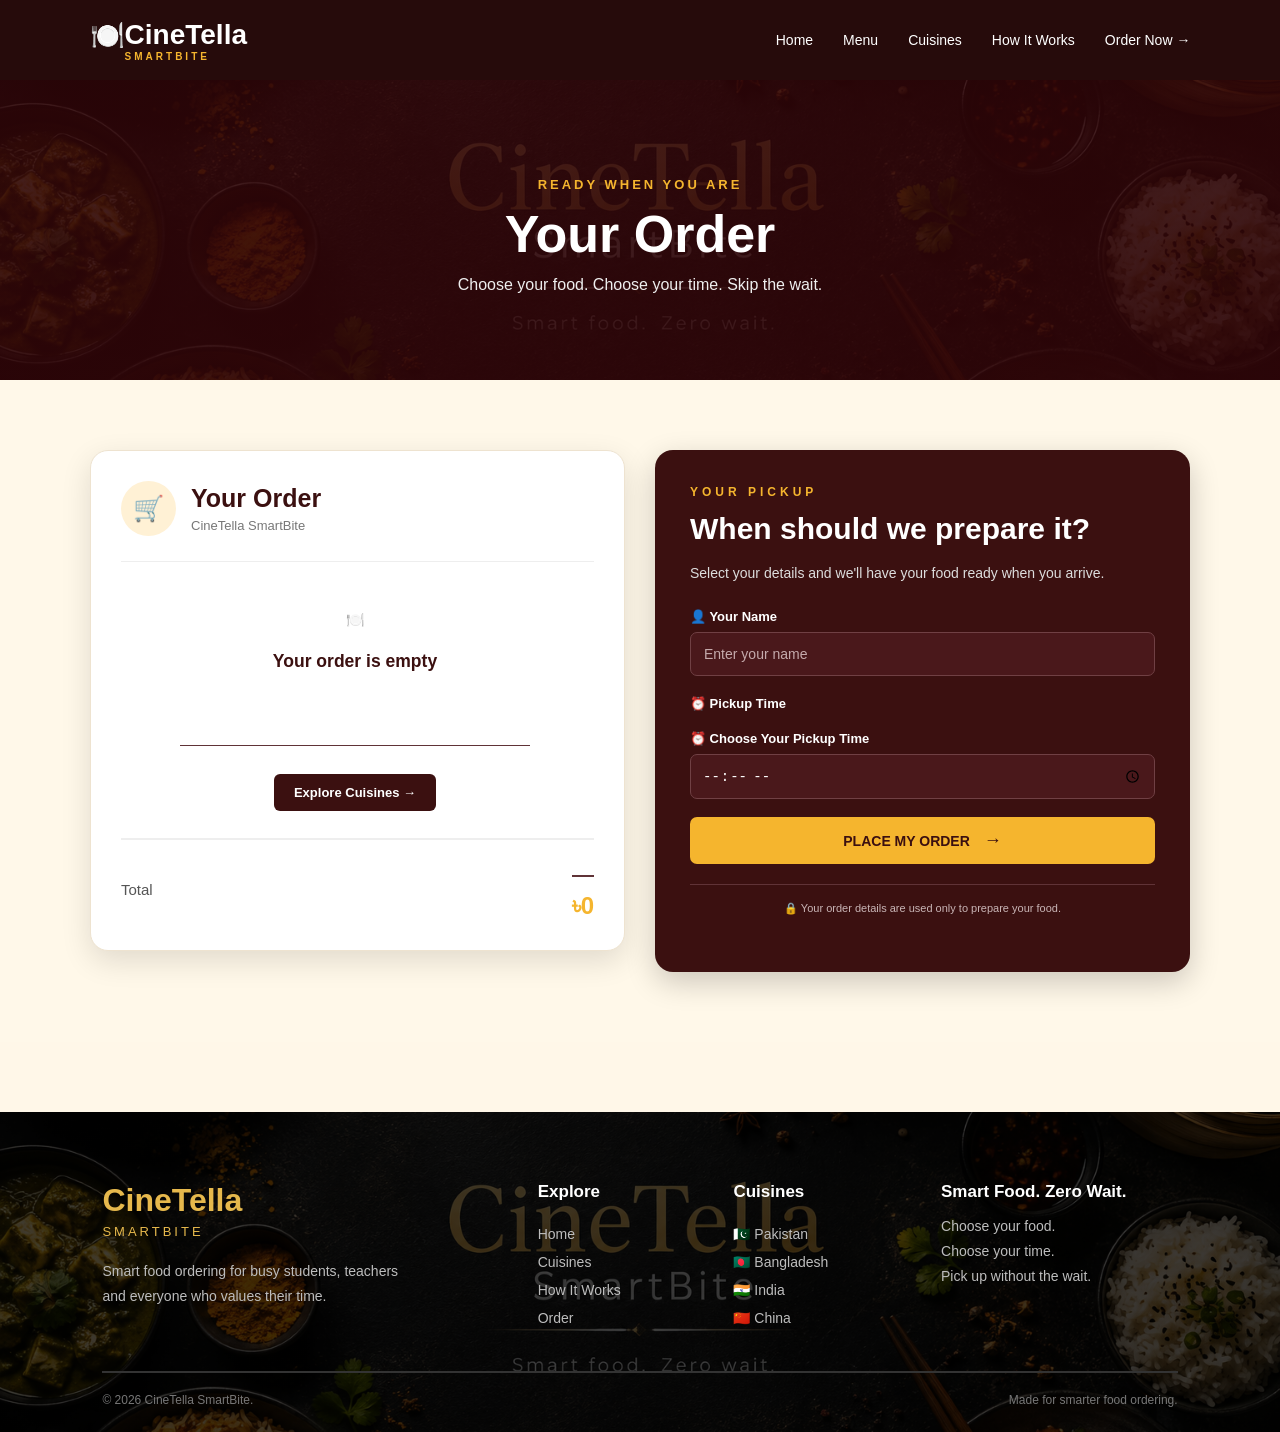
<file: order.html>
<head>

    <meta charset="UTF-8">

    <meta name="viewport" content="width=device-width, initial-scale=1.0">

    <title>CineTella SmartBite - Order</title>

    <link rel="stylesheet" href="style.css">

</head>
<body>

    <!-- HEADER -->

    <header class="header">

    <div class="logo">

        <div class="logo-icon">
            🍽️
        </div>

        <div class="logo-text">
            <span>CineTella</span>
            <small>SMARTBITE</small>
        </div>

    </div>


    <div class="menu">

        <a href="index.html">Home</a>

        <a href="index.html#taste">
            Menu
        </a>

        <a href="index.html#taste">
            Cuisines
        </a>

        <a href="how-it-works.html">
            How It Works
        </a>

        <a href="order.html" class="header-order">
            Order Now →
        </a>

    </div>

</header>

    <!-- ORDER HERO -->

    <section class="order-hero">

        <div class="order-hero-content">

            <p>READY WHEN YOU ARE</p>

            <h1>Your Order</h1>

            <span>
                Choose your food. Choose your time. Skip the wait.
            </span>

        </div>

    </section>


    <!-- ORDER SECTION -->

    <section class="order-section">

        <div class="order-container">


            <!-- LEFT : ORDER RECEIPT -->

            <div class="order-card">

                <div class="order-card-header">

                    <div class="cart-icon">
                        🛒
                    </div>

                    <div>
                        <h2>Your Order</h2>

                        <p>
                            CineTella SmartBite
                        </p>
                    </div>

                </div>


                <div class="order-line"></div>


                <div id="order-list">

                    <div class="empty-order">

                        <div class="empty-icon">
                            🍽️
                        </div>

                        <h3>Your order is empty</h3>

                        <p>
                            Choose a cuisine and add your favorite
                            food to get started.
                        </p>

                        <a href="index.html#taste">
                            Explore Cuisines →
                        </a>

                    </div>

                </div>


                <div class="order-total-box">

                    <span>Total</span>

                    <strong id="total-price">
                        ৳0
                    </strong>

                </div>

            </div>


            <!-- RIGHT : CHECKOUT -->

            <div class="checkout-card">

                <p class="checkout-label">
                    YOUR PICKUP
                </p>

                <h2>
                    When should we prepare it?
                </h2>

                <p class="checkout-description">
                    Select your details and we'll have your
                    food ready when you arrive.
                </p>


                <!-- NAME -->

                <div class="form-group">

                    <label for="customer-name">
                        👤 Your Name
                    </label>

                    <input
                        type="text"
                        id="customer-name"
                        placeholder="Enter your name"
                    >

                </div>


                <!-- PICKUP -->

                <div class="form-group">

                    <label for="pickup-time">
                        ⏰ Pickup Time
                    </label>

                    <div class="pickup-section">

    <label for="pickup-time">
        ⏰ Choose Your Pickup Time
    </label>

    <input
        type="time"
        id="pickup-time"
        name="pickup-time"
    >

</div>


                <!-- BUTTON -->

                <button
                    class="place-order-button"
                    onclick="placeOrder()"
                >

                    PLACE MY ORDER
                    <span>→</span>

                </button>


                <div
                    id="order-message"
                    class="order-message"
                ></div>


                <div class="order-note">

                    🔒 Your order details are used only
                    to prepare your food.

                </div>

            </div>

        </div>

    </section>
    


    <!-- FOOTER -->

    <footer class="footer">

        <div class="footer-main">

            <div class="footer-brand">

                <h2>CineTella</h2>

                <p class="footer-tagline">
                    SMARTBITE
                </p>

                <p>
                    Smart food ordering for busy students,
                    teachers and everyone who values their time.
                </p>

            </div>


            <div class="footer-links">

                <h3>Explore</h3>

                <a href="index.html">Home</a>

                <a href="index.html#taste">Cuisines</a>

                <a href="how-it-works.html">How It Works</a>

                <a href="order.html">Order</a>

            </div>


            <div class="footer-links">

                <h3>Cuisines</h3>

                <a href="pakistan.html">🇵🇰 Pakistan</a>

                <a href="bangladesh.html">🇧🇩 Bangladesh</a>

                <a href="india.html">🇮🇳 India</a>

                <a href="china.html">🇨🇳 China</a>

            </div>


            <div class="footer-contact">

                <h3>Smart Food. Zero Wait.</h3>

                <p>
                    Choose your food.
                    <br>
                    Choose your time.
                    <br>
                    Pick up without the wait.
                </p>

            </div>

        </div>


        <div class="footer-line"></div>

        <div class="footer-bottom">

            <p>
                © 2026 CineTella SmartBite.
            </p>

            <p>
                Made for smarter food ordering.
            </p>

        </div>

    </footer>


    <script src="script.js"></script>

</body>
</file>
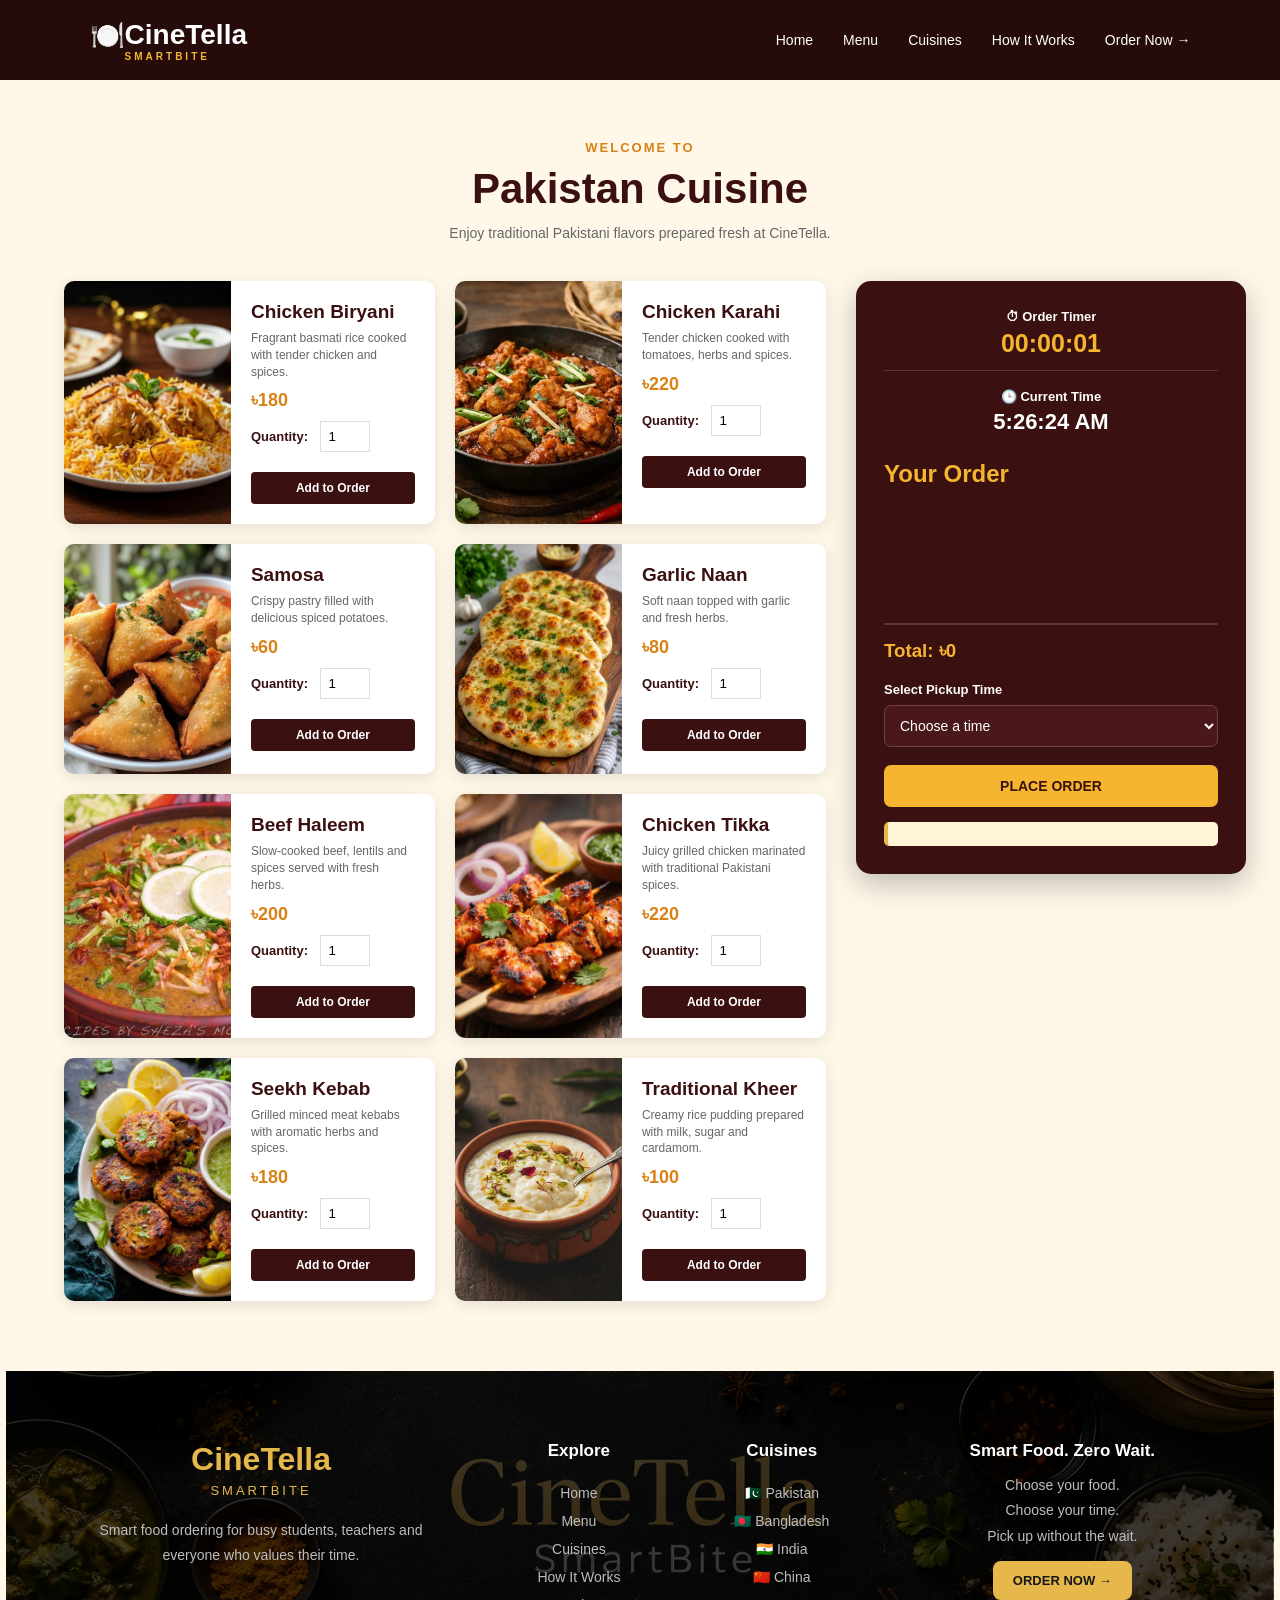
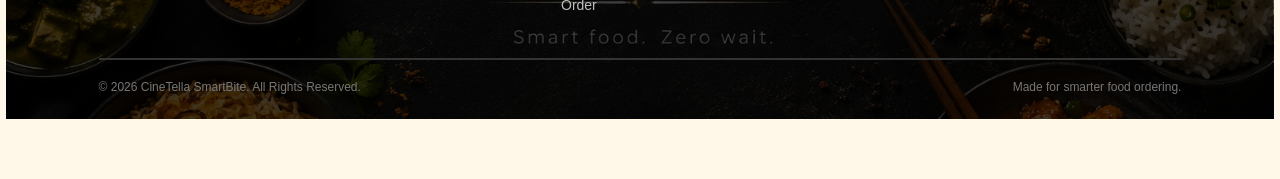
<file: pakistan.html>
<!DOCTYPE html>
<html lang="en">

<head>

    <meta charset="UTF-8">

    <meta name="viewport" content="width=device-width, initial-scale=1.0">

    <title>Pakistan Cuisine - CineTella SmartBite</title>

    <link rel="stylesheet" href="style.css">

</head>


<body>


<!-- ================= HEADER ================= -->

<header class="header">

    <div class="logo">

        <div class="logo-icon">
            🍽️
        </div>

        <div class="logo-text">
            <span>CineTella</span>
            <small>SMARTBITE</small>
        </div>

    </div>


    <div class="menu">

        <a href="index.html">
            Home
        </a>

        <a href="index.html#taste">
            Menu
        </a>

        <a href="index.html#taste">
            Cuisines
        </a>

        <a href="how-it-works.html">
            How It Works
        </a>

        <a href="order.html" class="header-order">
            Order Now →
        </a>

    </div>

</header>



<!-- ================= PAKISTAN CUISINE ================= -->

<section class="cuisine-page">

    <div class="cuisine-heading">

        <p>WELCOME TO</p>

        <h1>Pakistan Cuisine</h1>

        <p>
            Enjoy traditional Pakistani flavors
            prepared fresh at CineTella.
        </p>

    </div>


    <div class="menu-layout">


        <div class="food-list">


            <!-- ================= FOOD 1 ================= -->

            <div class="food-item">

                <div class="food-picture biryani"></div>

                <div class="food-info">

                    <h2>Chicken Biryani</h2>

                    <p>
                        Fragrant basmati rice cooked
                        with tender chicken and spices.
                    </p>

                    <h3>৳180</h3>

                    <label>Quantity:</label>

                    <input
                        type="number"
                        id="biryani-quantity"
                        value="1"
                        min="1"
                    >

                    <button
                        onclick="addOrder('Chicken Biryani', 180, document.getElementById('biryani-quantity').value)"
                    >
                        Add to Order
                    </button>

                </div>

            </div>



            <!-- ================= FOOD 2 ================= -->

            <div class="food-item">

                <div class="food-picture karahi"></div>

                <div class="food-info">

                    <h2>Chicken Karahi</h2>

                    <p>
                        Tender chicken cooked with
                        tomatoes, herbs and spices.
                    </p>

                    <h3>৳220</h3>

                    <label>Quantity:</label>

                    <input
                        type="number"
                        id="karahi-quantity"
                        value="1"
                        min="1"
                    >

                    <button
                        onclick="addOrder('Chicken Karahi', 220, document.getElementById('karahi-quantity').value)"
                    >
                        Add to Order
                    </button>

                </div>

            </div>



            <!-- ================= FOOD 3 ================= -->

            <div class="food-item">

                <div class="food-picture samosa"></div>

                <div class="food-info">

                    <h2>Samosa</h2>

                    <p>
                        Crispy pastry filled with
                        delicious spiced potatoes.
                    </p>

                    <h3>৳60</h3>

                    <label>Quantity:</label>

                    <input
                        type="number"
                        id="samosa-quantity"
                        value="1"
                        min="1"
                    >

                    <button
                        onclick="addOrder('Samosa', 60, document.getElementById('samosa-quantity').value)"
                    >
                        Add to Order
                    </button>

                </div>

            </div>



            <!-- ================= FOOD 4 ================= -->

            <div class="food-item">

                <div class="food-picture naan"></div>

                <div class="food-info">

                    <h2>Garlic Naan</h2>

                    <p>
                        Soft naan topped with garlic
                        and fresh herbs.
                    </p>

                    <h3>৳80</h3>

                    <label>Quantity:</label>

                    <input
                        type="number"
                        id="naan-quantity"
                        value="1"
                        min="1"
                    >

                    <button
                        onclick="addOrder('Garlic Naan', 80, document.getElementById('naan-quantity').value)"
                    >
                        Add to Order
                    </button>

                </div>

            </div>



            <!-- ================= FOOD 5 ================= -->

            <div class="food-item">

                <div class="food-picture haleem"></div>

                <div class="food-info">

                    <h2>Beef Haleem</h2>

                    <p>
                        Slow-cooked beef, lentils and spices
                        served with fresh herbs.
                    </p>

                    <h3>৳200</h3>

                    <label>Quantity:</label>

                    <input
                        type="number"
                        id="haleem-quantity"
                        value="1"
                        min="1"
                    >

                    <button
                        onclick="addOrder('Beef Haleem', 200, document.getElementById('haleem-quantity').value)"
                    >
                        Add to Order
                    </button>

                </div>

            </div>



            <!-- ================= FOOD 6 ================= -->

            <div class="food-item">

                <div class="food-picture tikka"></div>

                <div class="food-info">

                    <h2>Chicken Tikka</h2>

                    <p>
                        Juicy grilled chicken marinated
                        with traditional Pakistani spices.
                    </p>

                    <h3>৳220</h3>

                    <label>Quantity:</label>

                    <input
                        type="number"
                        id="tikka-quantity"
                        value="1"
                        min="1"
                    >

                    <button
                        onclick="addOrder('Chicken Tikka', 220, document.getElementById('tikka-quantity').value)"
                    >
                        Add to Order
                    </button>

                </div>

            </div>



            <!-- ================= FOOD 7 ================= -->

            <div class="food-item">

                <div class="food-picture kebab"></div>

                <div class="food-info">

                    <h2>Seekh Kebab</h2>

                    <p>
                        Grilled minced meat kebabs with
                        aromatic herbs and spices.
                    </p>

                    <h3>৳180</h3>

                    <label>Quantity:</label>

                    <input
                        type="number"
                        id="kebab-quantity"
                        value="1"
                        min="1"
                    >

                    <button
                        onclick="addOrder('Seekh Kebab', 180, document.getElementById('kebab-quantity').value)"
                    >
                        Add to Order
                    </button>

                </div>

            </div>



            <!-- ================= FOOD 8 ================= -->

            <div class="food-item">

                <div class="food-picture kheer"></div>

                <div class="food-info">

                    <h2>Traditional Kheer</h2>

                    <p>
                        Creamy rice pudding prepared with
                        milk, sugar and cardamom.
                    </p>

                    <h3>৳100</h3>

                    <label>Quantity:</label>

                    <input
                        type="number"
                        id="kheer-quantity"
                        value="1"
                        min="1"
                    >

                    <button
                        onclick="addOrder('Traditional Kheer', 100, document.getElementById('kheer-quantity').value)"
                    >
                        Add to Order
                    </button>

                </div>

            </div>


               </div>


        <!-- ================= ORDER SUMMARY ================= -->

        <div class="order-summary">

            <!-- RUNNING TIMER -->

            <div class="running-timer">

                <span>⏱ Order Timer</span>

                <strong id="running-timer">
                    00:00:00
                </strong>

            </div>


            <!-- CURRENT TIME -->

            <div class="current-time">

                <span>🕒 Current Time</span>

                <strong id="current-time">
                    00:00:00
                </strong>

            </div>


            <!-- YOUR ORDER -->

            <h2>Your Order</h2>

            <div id="order-list">
            </div>


            <!-- TOTAL -->

            <h3 id="total-price">
                Total: ৳0
            </h3>


            <!-- PICKUP TIME -->

            <div class="pickup-section">

                <label for="pickup-time">
                    Select Pickup Time
                </label>

                <select id="pickup-time">

                    <option value="">
                        Choose a time
                    </option>

                </select>

            </div>


            <!-- PLACE ORDER -->

            <button
                class="place-order-button"
                onclick="placeOrder()">

                PLACE ORDER

            </button>


            <div id="order-message">
            </div>
  
        </div>


    </div> <!-- END menu-layout -->





<!-- ================= FOOTER ================= -->

<footer class="footer">


    <div class="footer-main">


        <!-- BRAND -->

        <div class="footer-brand">

            <h2>CineTella</h2>

            <p class="footer-tagline">
                SMARTBITE
            </p>

            <p>
                Smart food ordering for busy students,
                teachers and everyone who values their time.
            </p>

        </div>



        <!-- EXPLORE -->

        <div class="footer-links">

            <h3>Explore</h3>

            <a href="index.html">
                Home
            </a>

            <a href="index.html#taste">
                Menu
            </a>

            <a href="index.html#taste">
                Cuisines
            </a>

            <a href="how-it-works.html">
                How It Works
            </a>

            <a href="order.html">
                Order
            </a>

        </div>



        <!-- CUISINES -->

        <div class="footer-links">

            <h3>Cuisines</h3>

            <a href="pakistan.html">
                🇵🇰 Pakistan
            </a>

            <a href="bangladesh.html">
                🇧🇩 Bangladesh
            </a>

            <a href="india.html">
                🇮🇳 India
            </a>

            <a href="china.html">
                🇨🇳 China
            </a>

        </div>



        <!-- SMARTBITE -->

        <div class="footer-contact">

            <h3>
                Smart Food. Zero Wait.
            </h3>

            <p>
                Choose your food.
                <br>
                Choose your time.
                <br>
                Pick up without the wait.
            </p>

            <a
                href="order.html"
                class="footer-button"
            >
                ORDER NOW →
            </a>

        </div>


    </div>



    <!-- DIVIDER -->

    <div class="footer-line">
    </div>



    <!-- BOTTOM -->

    <div class="footer-bottom">

        <p>
            © 2026 CineTella SmartBite.
            All Rights Reserved.
        </p>

        <p>
            Made for smarter food ordering.
        </p>

    </div>


</footer>



<!-- ================= JAVASCRIPT ================= -->

<script src="script.js"></script>


</body>

</html>
</file>
<file: style.css>
* {
    margin: 0;
    padding: 0;
    box-sizing: border-box;
}


body {
    font-family: Arial, sans-serif;

    background-color: #fff7e8;
}


/* ================= HEADER ================= */

.header {

    height: 80px;

    display: flex;

    align-items: center;

    justify-content: space-between;

    padding: 0 7%;

    background-color: #260b0b;
}


/* LOGO */

.logo {

    color: white;

    font-size: 28px;

    font-weight: bold;
   display: flex;
}


.logo small {

    display: block;

    color: #f5b52e;

    font-size: 10px;

    letter-spacing: 3px;

}


/* MENU */

.menu {

    display: flex;

    gap: 30px;

}


.menu a {

    color: white;

    text-decoration: none;

    font-size: 14px;

}


.menu a:hover {

    color: #f5b52e;

}


/* ================= HERO ================= */

.hero {

    height: 620px;

    display: flex;

    overflow: hidden;

    background-color: #4a0d0d;

}


/* LEFT SIDE */

.hero-content {

    width: 45%;

    padding-left: 8%;

    display: flex;

    flex-direction: column;

    justify-content: center;

}


.hero-small-text {

    color: #f5b52e;

    font-size: 14px;

    margin-bottom: 15px;

}


.hero h1 {

    color: white;

    font-size: 60px;

    line-height: 1;

    margin-bottom: 20px;

}


.hero h1 span {

    color: #f5b52e;

}


.hero-description {

    color: white;

    font-size: 14px;

    line-height: 1.7;

    width: 400px;

    margin-bottom: 30px;

}


/* ORDER BUTTON */

.hero-button {

    width: 130px;

    background-color: #f5b52e;

    color: #4a0d0d;

    border: none;

    padding: 13px 20px;

    font-size: 14px;

    font-weight: bold;

    cursor: pointer;

}


/* ================= FOOD IMAGE ================= */

.hero-image {

    width: 55%;

    height: 620px;

    background-image: url("./38bb963a9c08bc4b4894b98b9d5ff32c.jpg");

    background-size: cover;

    background-position: center;

    background-repeat: no-repeat;

}
.order-button {

    width: 200px;

    padding: 12px 0;

    color: #260b0b;

    text-decoration: none;

    text-align: center;

    font-size: 14px;

    font-weight: bold;

    border-radius: 5px;

    transition: 0.3s;

}


.order-button:hover {
    color: #260b0b;

}
/* ================= TASTE AROUND ASIA ================= */

.taste-asia {

    padding: 70px 7%;

    background-color: #fff8e9;

}


/* HEADING */

.taste-heading {

    text-align: center;

    margin-bottom: 40px;

}


.taste-heading p:first-child {

    color: #d98218;

    font-size: 13px;

    font-weight: bold;

    letter-spacing: 2px;

    margin-bottom: 10px;

}


.taste-heading h2 {

    color: #3b1010;

    font-size: 38px;

    margin-bottom: 12px;

}


.taste-heading p:last-child {

    color: #666;

    font-size: 14px;

}



/* COUNTRY CARDS */

.country-cards {

    display: flex;

    gap: 20px;

    justify-content: center;

}


.country-card {

    width: 24%;

    background-color: white;

    border-radius: 10px;

    overflow: hidden;

    box-shadow: 0 4px 15px rgba(0, 0, 0, 0.12);

    transition: 0.3s;

}


.country-card:hover {

    transform: translateY(-8px);

    box-shadow: 0 8px 25px rgba(0, 0, 0, 0.18);

}



/* COUNTRY IMAGE */

.country-image {

    height: 190px;

    background-size: cover;

    background-position: center;

    background-repeat: no-repeat;

}


/* Add your country food images here */

.bangladesh {

    background-image: url("./44c6a54cb37885d1298ac907030977a5.jpg");

}


.pakistan {

    background-image: url("./biryani.jpg");

}


.india {

    background-image: url("./Indian\ food.jpg");

}


.china {

    background-image: url("./chinese.jpg");

}
.explore-button {

    display: inline-block;

    background-color: #d98218;

    color: white;

    text-decoration: none;

    padding: 9px 20px;

    font-size: 12px;

    font-weight: bold;

    border-radius: 4px;

}


.explore-button:hover {

    background-color: #3b1010;

}



/* CARD CONTENT */

.country-content {

    padding: 18px;

}


.country-content h3 {

    color: #3b1010;

    font-size: 20px;

    margin-bottom: 8px;

}


.country-content p {

    color: #666;

    font-size: 13px;

    line-height: 1.5;

    margin-bottom: 15px;

}


.country-content button {

    background-color: #d98218;

    color: white;

    border: none;

    padding: 9px 18px;

    font-size: 12px;

    font-weight: bold;

    cursor: pointer;

    border-radius: 4px;

}


.country-content button:hover {

    background-color: #3b1010;

}
/* ================= PAKISTAN CUISINE PAGE ================= */

.cuisine-page {
    background-color: #fff8e9;
    padding: 60px 5%;
    min-height: 100vh;
}


/* PAGE HEADING */

.cuisine-heading {
    text-align: center;
    margin-bottom: 45px;
}

.cuisine-heading p:first-child {
    color: #d98218;
    font-size: 13px;
    font-weight: bold;
    letter-spacing: 2px;
    margin-bottom: 10px;
}

.cuisine-heading h1 {
    color: #3b1010;
    font-size: 42px;
    margin-bottom: 12px;
}

.cuisine-heading p:last-child {
    color: #666;
    font-size: 14px;
}


/* FOOD LIST */

.food-list {
    flex: 1;
    width: 100%;

    display: grid;
    grid-template-columns: 1fr 1fr;

    gap: 20px;
}
/* FOOD ITEM */

.food-item {
    display: flex;
    background-color: white;
    border-radius: 10px;
    overflow: hidden;
    box-shadow: 0 4px 15px rgba(0, 0, 0, 0.10);
    transition: 0.3s;
    
}

.food-item:hover {
    transform: translateY(-5px);
}


/* FOOD IMAGE */

.food-picture {
    width: 45%;
min-height: 230px;
    background-size: cover;
    background-position: center;
    background-repeat: no-repeat;
}


/* FOOD IMAGES */

.biryani {
    background-image: url("./biryani.jpg");
}

.karahi {
    background-image: url("./karahi.pk.jpg");
}

.samosa {
    background-image: url("./samose.pk.jpg");
}

.naan {
    background-image: url("./naan.pk.jpg");
}
.haleem {
    background-image: url("./beef\ haleem.jpg");
}

.tikka {
    background-image: url("./Tikka.jpg");
}

.kebab {
    background-image: url("./kabab.jpg");
}

.kheer {
    background-image: url("./kheer.jpg");
}


/* FOOD INFORMATION */

.food-info {
    width: 55%;
    padding: 22px;
}

.food-info h2 {
    color: #3b1010;
    font-size: 19px;
    margin-bottom: 7px;
}

.food-info p {
    color: #666;
    font-size: 12px;
    line-height: 1.4;
    margin-bottom: 10px;
}

.food-info h3 {
    color: #d98218;
    font-size: 18px;
    margin-bottom: 10px;
}

.food-info label {
    color: #3b1010;
    font-size: 13px;
    font-weight: bold;
}

.food-info input {
    width: 50px;
    padding: 7px;
    margin-left: 8px;
    border: 1px solid #ddd;
}


/* ADD TO ORDER BUTTON */

.food-info button {
    display: block;
    width: 100%;
    margin-top: 29px;
    padding: 9px;

    background-color: #3b1010;
    color: white;
    border: none;
    border-radius: 4px;

    font-size: 12px;
    font-weight: bold;
    cursor: pointer;
}

.food-info button:hover {
    background-color: #d98218;
}




.order-summary h2 {

    color: #3b1010;

    margin-bottom: 20px;
}


#order-list p {

    color: #555;

    padding: 8px;

    border-bottom: 2px solid #eee;
}


#total-price {

    color: #d98218;

    margin-top: 20px;
}
/* ================= PICKUP TIME ================= */

.pickup-section {

    margin-top: 30px;
    
    text-align: center;

}


.pickup-section label {

    display: block;

    color: rgb(124, 11, 11);

    font-size: 15px;

    font-weight: bold;

    margin-bottom: 10px;

}


.pickup-section select {

    width: 220px;

    padding: 12px;

    border: 1px solid brown;

    border-radius: 5px;

    font-size: 14px;

    background-color: lightgrey;

    color: #3b1010;

}


/* ================= PLACE ORDER ================= */

.place-order-button {

    display: block;

    width: 220px;

    margin: 25px auto 0;

    padding: 13px;

    background-color: #f5b52e;

    color: #3b1010;

    border: 1px grey;

    border-radius: 5px;

    font-size: 14px;

    font-weight: bold;

    cursor: pointer;

}


.place-order-button:hover {

    background-color: brown;

    color: #3b1010;

}



.bd-biryani {
    background-image: url("./chicken\ biryani.jpg");
}

.tehari {
    background-image: url("./chicken\ burger.jpg");
}

.fuchka {
    background-image: url("./Fuchka.jpg");
}

.chicken-bhuna {
    background-image: url("./chicken\ bhuna.jpg");
}

.chicken-burger {
    background-image: url("./chicken\ shwarma.jpg");
}

.chicken-pizza {
    background-image: url("./pizza.jpg");
}

.chicken-shawarma {
    background-image: url("./Panta\ Bhat.jpg");
}

.french-fries {
    background-image: url("./fries.jpg");
}
.masala-dosa {
    background-image: url("./Masala\ Dosa.jpg");
}

.pav-bhaji {
    background-image: url("./Pav\ Bhaji.jpg");
}

.idli-sambar {
    background-image: url("./Idli\ Sambar.jpg");
}

.hakka-noodles {
    background-image: url("./Hakka\ Noodles.jpg");
}

.vada-pav {
    background-image: url("./Vada\ Pav.jpg");
}

.aloo-paratha {
    background-image: url("./Aloo\ Paratha.jpg");
}

.pani-puri {
    background-image: url("./Pani\ Puri.jpg");
}

.rasmalai {
    background-image: url("./Rasmalai.jpg");
}
.chicken-chowmein {
    background-image: url("./Chicken\ Chow\ Mein.jpg");
}

.fried-rice {
    background-image: url("./Yangzhou\ Fried\ Rice.jpg");
}

.dumplings {
    background-image: url("./Chicken\ Dumplings.jpg");
}

.spring-rolls {
    background-image: url("./Spring\ Rolls.jpg");
}

.kung-pao {
    background-image: url("./Kung\ Pao\ Chicken.jpg");
}

.sweet-sour {
    background-image: url("./Sweet\ &\ Sour\ Chicken.jpg");
}

.mapo-tofu {
    background-image: url("./Mapo\ Tofu.jpg");
}

.egg-tarts {
    background-image: url("./Egg\ Tarts.jpg");
}
/* =====================================
   HOW IT WORKS PAGE
===================================== */


/* INTRODUCTION */

.how-intro {
    text-align: center;
    padding: 80px 20px 60px;
}

.how-intro p:first-child {
    font-size: 14px;
    font-weight: bold;
    letter-spacing: 2px;
}

.how-intro h1 {
    font-size: 50px;
    margin: 15px 0;
    line-height: 1.2;
}

.how-intro p:last-child {
    max-width: 650px;
    margin: auto;
    line-height: 1.7;
    font-size: 17px;
}




/* SECTION HEADINGS */

.section-heading {
    text-align: center;
    margin-bottom: 40px;
}

.section-heading p:first-child {
    font-size: 13px;
    font-weight: bold;
    letter-spacing: 2px;
}

.section-heading h2 {
    font-size: 36px;
    margin: 10px 0;
}

.section-heading p:last-child {
    font-size: 16px;
}



/* PAIN POINTS */

.pain-points {
    padding: 70px 8%;
}

.problem-cards {
    display: flex;
    gap: 20px;
    justify-content: center;
    flex-wrap: wrap;
}

.problem-card {
    width: 220px;
    min-height: 190px;

    padding: 28px;

    border-radius: 20px;

    background: rgba(255, 255, 255, 0.75);

    backdrop-filter: blur(10px);

    border: 1px solid rgba(255, 255, 255, 0.8);

    box-shadow: 0 10px 30px rgba(0, 0, 0, 0.10);

    transition: 0.3s;
}

.problem-card:hover {
    transform: translateY(-8px);

    box-shadow: 0 15px 35px rgba(0, 0, 0, 0.16);
}

.problem-card h3 {
    font-size: 19px;
    margin-bottom: 15px;
}

.problem-card p {
    line-height: 1.6;
    font-size: 14px;
}



/* SOLUTION */

.solution {
    text-align: center;

    padding: 100px 20%;

    background:
        linear-gradient(
            rgba(35, 25, 18, 0.72),
            rgba(35, 25, 18, 0.72)
        ),
        url("./6bf0c894-c246-43d0-8085-9ccfc8b726fa.png");

    background-size: cover;
    background-position: center;

    color: white;
}

.solution > p:first-child {
    font-size: 13px;
    font-weight: bold;
    letter-spacing: 3px;
}

.solution h2 {
    font-size: 42px;
    line-height: 1.2;
    margin: 18px 0;
}

.solution p:last-child {
    max-width: 700px;
    margin: auto;
    line-height: 1.8;
    font-size: 16px;
}

.solution > p:first-child {
    font-size: 13px;
    font-weight: bold;
    letter-spacing: 2px;
}

.solution h2 {
    font-size: 38px;
    margin: 15px 0;
}

.solution p:last-child {
    max-width: 700px;
    margin: auto;
    line-height: 1.7;
}



/* HOW IT WORKS STEPS */

.how-steps {
    padding: 80px 8%;
}

.step-cards {
    display: flex;
    gap: 20px;
    justify-content: center;
    flex-wrap: wrap;
}

.step-card {
    width: 220px;
    min-height: 220px;

    padding: 28px;

    border-radius: 20px;

    text-align: center;

    box-shadow: 0 10px 25px rgba(0, 0, 0, 0.12);

    transition: 0.3s;

    border: none;
}


/* CARD 1 */

.step-card:nth-child(1) {
    background-color: #fff0d9;
}


/* CARD 2 */

.step-card:nth-child(2) {
    background-color: #ffe3df;
}


/* CARD 3 */

.step-card:nth-child(3) {
    background-color: #e4f1e8;
}


/* CARD 4 */

.step-card:nth-child(4) {
    background-color: #e5e9f7;
}


/* HOVER EFFECT */

.step-card:hover {
    transform: translateY(-10px);

    box-shadow: 0 18px 35px rgba(0, 0, 0, 0.18);
}


.step-card h3 {
    font-size: 32px;

    margin: 0 0 15px;
}


.step-card h2 {
    font-size: 19px;

    margin-bottom: 15px;
}


.step-card p {
    font-size: 14px;

    line-height: 1.7;
}





/* IMPACT */

.impact {
    padding: 80px 8%;
    
}

.impact-cards {
    display: flex;
    justify-content: center;
    gap: 25px;
    flex-wrap: wrap;
    text-align: center;
}

.impact-card {
    width: 260px;
    padding: 30px;
    background-color: white;
    border-radius: 15px;
    text-align: center;
    box-shadow: 0 5px 15px rgba(0,0,0,0.08);
}

.impact-card h3 {
    font-size: 20px;
    margin-bottom: 15px;
}

.impact-card p {
    font-size: 14px;
    line-height: 1.6;
}



/* FINAL MESSAGE */

.final-message {
    text-align: center;
    padding: 90px 20px;
}

.final-message h2 {
    font-size: 42px;
    line-height: 1.3;
}
/* =====================================
   FOOD BACKGROUND
===================================== */

body {
    background-image:
        linear-gradient(
            rgba(255, 250, 242, 0.88),
            rgba(255, 250, 242, 0.88)
        ),
        url("./542b403d-3ecd-4db2-b3a6-157062b6f7f7.png");

    background-size: cover;
    background-position: center;
    background-attachment: fixed;
}
.impact {
    padding: 90px 8%;

    background:
        linear-gradient(
            rgba(255, 250, 242, 0.90),
            rgba(255, 250, 242, 0.90)
        ),
        url("./food-background.jpg");

    background-size: cover;
    background-position: center;
}

.impact-card {
    width: 260px;

    padding: 30px;

    background: rgba(255, 255, 255, 0.78);

    backdrop-filter: blur(10px);

    border-radius: 20px;

    text-align: center;

    border: 1px solid rgba(255, 255, 255, 0.8);

    box-shadow: 0 10px 30px rgba(0, 0, 0, 0.10);

    transition: 0.3s;
}

.impact-card:hover {
    transform: translateY(-8px);
}
.section-divider {
    width: 70%;
    height: 6px;

    margin: 10px auto 60px;

    background-color: #e6b84c;

    border-radius: 20px;

    box-shadow:
        0 3px 8px rgba(230, 184, 76, 0.5),
        0 0 15px rgba(230, 184, 76, 0.2);
}
/* =====================================
   ORDER PAGE
===================================== */


/* ORDER HERO */

.order-hero {
    text-align: center;

    padding: 75px 20px 65px;

    background:
        linear-gradient(
            rgba(0, 0, 0, 0.45),
            rgba(0, 0, 0, 0.45)
        ),
        url("./food-background.jpg");

    background-size: cover;
    background-position: center;

    color: white;
}

.order-hero p:first-child {
    font-size: 13px;

    font-weight: bold;

    letter-spacing: 3px;

    margin-bottom: 12px;
}

.order-hero h1 {
    font-size: 52px;

    margin: 10px 0;
}

.order-hero p:last-child {
    font-size: 16px;

    margin-top: 15px;
}



/* MAIN ORDER AREA */

.order-container {
    width: 82%;

    margin: 65px auto;

    display: flex;

    gap: 35px;

    align-items: stretch;
}



/* =====================================
   RECEIPT
===================================== */

.order-receipt {
    width: 55%;

    padding: 35px;

    background-color: white;

    border-radius: 22px;

    box-shadow: 0 12px 30px rgba(0, 0, 0, 0.10);

    box-sizing: border-box;
}


.receipt-top {
    display: flex;

    align-items: center;

    gap: 15px;
}


.receipt-top > span {
    width: 55px;

    height: 55px;

    display: flex;

    justify-content: center;

    align-items: center;

    border-radius: 50%;

    background-color: #fff0d9;

    font-size: 25px;
}


.receipt-top h2 {
    margin: 0;

    font-size: 25px;
}


.receipt-top p {
    margin: 5px 0 0;

    font-size: 13px;

    color: #777;
}



/* RECEIPT LINE */

.receipt-line {
    height: 2px;

    margin: 25px 0;

    background-color: #eee;
}



/* ORDER ITEMS */

#order-list {
    min-height: 100px;
}


#order-list div {
    padding: 12px 0;

    font-size: 15px;
}



/* TOTAL */

.receipt-total {
    display: flex;

    justify-content: space-between;

    align-items: center;

    padding-top: 5px;
}


.receipt-total span {
    font-size: 17px;

    font-weight: bold;
}


.receipt-total strong {
    font-size: 28px;

    color: #c99727;
}



/* =====================================
   PICKUP CARD
===================================== */

.pickup-card {
    width: 45%;

    padding: 38px;

    box-sizing: border-box;

    border-radius: 22px;

    background-color: #fff0d9;

    box-shadow: 0 12px 30px rgba(0, 0, 0, 0.10);
}


.pickup-small {
    font-size: 12px;

    font-weight: bold;

    letter-spacing: 3px;

    margin: 0 0 12px;
}


.pickup-card h2 {
    font-size: 32px;

    line-height: 1.2;

    margin: 0 0 15px;
}


.pickup-description {
    font-size: 14px;

    line-height: 1.7;

    margin-bottom: 28px;
}



/* =========================================
   ORDER PAGE
========================================= */

.order-hero {

    min-height: 300px;

    display: flex;

    justify-content: center;

    align-items: center;

    text-align: center;

    position: relative;

    background:
        linear-gradient(
            rgba(45, 5, 8, 0.88),
            rgba(45, 5, 8, 0.92)
        ),
        url("./cine.png");

    background-size: cover;

    background-position: center;

}


.order-hero-content {

    color: white;

}


.order-hero-content p {

    color: #e6b84c;

    font-size: 13px;

    font-weight: bold;

    letter-spacing: 4px;

    margin-bottom: 12px;

}


.order-hero-content h1 {

    font-size: 52px;

    margin: 0 0 12px;

    font-weight: 800;

}


.order-hero-content span {

    font-size: 16px;

    color: #eeeeee;

}


/* =========================================
   ORDER BACKGROUND
========================================= */

.order-section {
    background: #fff8eb;

    padding: 65px 6% 80px;

    min-height: 500px;
}


/* =========================================
   TWO COLUMN LAYOUT
========================================= */

/* MAIN TWO-COLUMN AREA */

.order-container {
    width: 100%;

    max-width: 1050px;

    margin: 0 auto;

    display: grid;

    grid-template-columns: 1fr 1fr;

    gap: 28px;

    align-items: start;
}


/* ==========================================
   YOUR ORDER CARD
========================================== */

.order-card {
    background: #ffffff;

    border-radius: 18px;

    padding: 30px;

    box-shadow: 0 8px 25px rgba(59, 16, 16, 0.08);

    border: 1px solid #eee3d0;

    min-height: 330px;

    box-sizing: border-box;
}



.order-card-header {

    display: flex;

    align-items: center;

    gap: 15px;

}


.cart-icon {

    width: 55px;

    height: 55px;

    border-radius: 50%;

    background: #fff1d5;

    display: flex;

    align-items: center;

    justify-content: center;

    font-size: 25px;

}


.order-card-header h2 {

    margin: 0;

    color: #2d0508;

    font-size: 25px;

}


.order-card-header p {

    margin: 4px 0 0;

    color: #777;

    font-size: 13px;

}


.order-line {

    height: 1px;

    background: #eeeeee;

    margin: 25px 0;

}


/* =========================================
   EMPTY ORDER
========================================= */

.empty-order {

    text-align: center;

    padding: 45px 20px;

}


.empty-icon {

    font-size: 45px;

    margin-bottom: 10px;

}


.empty-order h3 {

    color: #2d0508;

    margin-bottom: 8px;

}


.empty-order p {

    color: #777;

    font-size: 14px;

    line-height: 1.6;

    max-width: 350px;

    margin: auto;

}


.empty-order a {

    display: inline-block;

    margin-top: 20px;

    padding: 11px 20px;

    background: #2d0508;

    color: white;

    text-decoration: none;

    border-radius: 7px;

    font-size: 13px;

    font-weight: bold;

    transition: 0.3s;

}


.empty-order a:hover {

    background: #e6b84c;

    color: #2d0508;

}


/* =========================================
   TOTAL
========================================= */

.order-total-box {

    display: flex;

    justify-content: space-between;

    align-items: center;

    border-top: 2px solid #eeeeee;

    margin-top: 15px;

    padding-top: 20px;

}


.order-total-box span {

    color: #555;

    font-size: 15px;

}


.order-total-box strong {

    color: #2d0508;

    font-size: 25px;

}


/* =========================================
   CHECKOUT CARD
========================================= */

.checkout-card {

    background: #2d0508;

    color: white;

    border-radius: 18px;

    padding: 35px;

    box-shadow:
        0 12px 35px rgba(45, 5, 8, 0.20);

}


.checkout-label {

    color: #e6b84c;

    font-size: 12px;

    font-weight: bold;

    letter-spacing: 4px;

    margin: 0 0 10px;

}


.checkout-card h2 {

    font-size: 30px;

    line-height: 1.2;

    margin: 0 0 12px;

}


.checkout-description {

    color: #d5d5d5;

    font-size: 14px;

    line-height: 1.6;

    margin-bottom: 30px;

}


/* =========================================
   FORM
========================================= */

.form-group {

    margin-bottom: 20px;

}


.form-group label {

    display: block;

    font-size: 13px;

    font-weight: bold;

    margin-bottom: 8px;

}


.form-group input,
.form-group select {

    width: 100%;

    box-sizing: border-box;

    padding: 14px 15px;

    border: 1px solid #5a3033;

    border-radius: 8px;

    background: #421518;

    color: white;

    outline: none;

    font-size: 14px;

}


.form-group input::placeholder {

    color: #bdaeb0;

}


.form-group input:focus,
.form-group select:focus {

    border-color: #e6b84c;

    box-shadow:
        0 0 0 2px rgba(230, 184, 76, 0.15);

}


.form-group select option {

    color: black;

}


/* =========================================
   PLACE ORDER BUTTON
========================================= */

.place-order-button {

    width: 100%;

    padding: 15px;

    margin-top: 10px;

    border: none;

    border-radius: 8px;

    background: #e6b84c;

    color: #2d0508;

    font-size: 14px;

    font-weight: 800;

    cursor: pointer;

    transition: 0.3s;

}


.place-order-button span {

    margin-left: 10px;

    font-size: 18px;

}


.place-order-button:hover {

    background: white;

    transform: translateY(-2px);

    box-shadow:
        0 8px 20px rgba(230, 184, 76, 0.20);

}


/* =========================================
   ORDER MESSAGE
========================================= */

.order-message {

    text-align: center;

    margin-top: 18px;

    color: #e6b84c;

    font-size: 14px;

    font-weight: bold;

    line-height: 1.5;

}


/* =========================================
   NOTE
========================================= */

.order-note {

    margin-top: 25px;

    padding-top: 18px;

    border-top: 1px solid #543033;

    color: #bdaeb0;

    font-size: 11px;

    text-align: center;

    line-height: 1.5;

}


/* =========================================
   MOBILE
========================================= */

@media (max-width: 800px) {

    .order-container {

        grid-template-columns: 1fr;

    }


    .order-hero {

        min-height: 250px;

    }


    .order-hero-content h1 {

        font-size: 40px;

    }


    .checkout-card h2 {

        font-size: 25px;

    }

}
/* =====================================
   MOBILE
===================================== */

@media (max-width: 800px) {

    .order-container {
        width: 90%;

        flex-direction: column;
    }


    .order-receipt,
    .pickup-card {
        width: 100%;
    }


    .order-hero h1 {
        font-size: 40px;
    }


    .pickup-card h2 {
        font-size: 27px;
    }


    .order-bottom h2 {
        font-size: 30px;
    }

}
/* =====================================
   DARK FOOTER
===================================== */

.footer {
    position: relative;

    background-image:
        linear-gradient(
            rgba(0, 0, 0, 0.75),
            rgba(0, 0, 0, 0.75)
        ),
        url("./cine.png");

    background-size: cover;
    background-position: center;

    color: white;

    padding: 70px 8% 25px;

    margin-top: 70px;
}


/* FOOTER MAIN */

.footer-main {
    display: flex;

    justify-content: space-between;

    gap: 50px;

    max-width: 1200px;

    margin: auto;
}


/* BRAND */

.footer-brand {
    width: 30%;
}


.footer-brand h2 {
    font-size: 32px;

    margin: 0;

    color: #e6b84c;
}


.footer-tagline {
    font-size: 13px;

    letter-spacing: 3px;

    text-transform: uppercase;

    color: #e6b84c;

    margin: 5px 0 20px;
}


.footer-brand p:last-child {
    color: #bdbdbd;

    font-size: 14px;

    line-height: 1.8;
}


/* FOOTER LINKS */

.footer-links {
    display: flex;

    flex-direction: column;

    gap: 12px;
}


.footer-links h3,
.footer-contact h3 {
    font-size: 17px;

    margin-top: 0;

    margin-bottom: 12px;

    color: white;
}


.footer-links a {
    text-decoration: none;

    color: #bdbdbd;

    font-size: 14px;

    transition: 0.3s;
}


.footer-links a:hover {
    color: #e6b84c;

    transform: translateX(4px);
}


/* CONTACT / MESSAGE */

.footer-contact {
    width: 22%;
}


.footer-contact p {
    color: #bdbdbd;

    font-size: 14px;

    line-height: 1.8;
}


/* FOOTER BUTTON */

.footer-button {
    display: inline-block;

    margin-top: 12px;

    padding: 12px 20px;

    background-color: #e6b84c;

    color: #171717;

    text-decoration: none;

    border-radius: 8px;

    font-size: 13px;

    font-weight: bold;

    transition: 0.3s;
}


.footer-button:hover {
    background-color: #ffffff;

    transform: translateY(-3px);

    box-shadow: 0 7px 15px rgba(230, 184, 76, 0.25);
}


/* LINE */

.footer-line {
    height: 2px;

    background-color: #333;

    margin: 45px auto 20px;

    max-width: 1200px;
}


/* FOOTER BOTTOM */

.footer-bottom {
    max-width: 1200px;

    margin: auto;

    display: flex;

    justify-content: space-between;

    gap: 20px;
}


.footer-bottom p {
    margin: 0;

    color: #777;

    font-size: 12px;
}


/* =====================================
   MOBILE
===================================== */

@media (max-width: 800px) {

    .footer-main {
        flex-direction: column;

        gap: 35px;
    }


    .footer-brand,
    .footer-contact {
        width: 100%;
    }


    .footer-bottom {
        flex-direction: column;

        text-align: center;
    }

}
/* =====================================
   NEW ORDER PAGE
===================================== */

.order-hero {
    min-height: 300px;
    display: flex;
    justify-content: center;
    align-items: center;
    text-align: center;

    background:
        linear-gradient(
            rgba(45, 5, 8, 0.88),
            rgba(45, 5, 8, 0.92)
        ),
        url("./cine.png");

    background-size: cover;
    background-position: center;
}


.order-hero-content {
    color: white;
}


.order-hero-content p {
    color: #f5b52e;
    font-size: 13px;
    font-weight: bold;
    letter-spacing: 4px;
    margin-bottom: 12px;
}


.order-hero-content h1 {
    font-size: 52px;
    margin: 0 0 12px;
}


.order-hero-content span {
    font-size: 16px;
    color: #eeeeee;
}


/* ORDER AREA */

.order-section {
    background-color: #fff8e9;
    padding: 60px 7%;
}


.order-container {
    max-width: 1100px;
    margin: auto;

    display: grid;
    grid-template-columns: 1fr 1fr;
    gap: 30px;
}


/* LEFT CARD */

.order-card {
    background-color: white;

    border-radius: 15px;

    padding: 30px;

    box-shadow:
        0 8px 25px rgba(0,0,0,0.10);
}


.order-card-header {
    display: flex;
    align-items: center;
    gap: 15px;
}


.cart-icon {
    width: 55px;
    height: 55px;

    background-color: #fff1d5;

    border-radius: 50%;

    display: flex;
    align-items: center;
    justify-content: center;

    font-size: 25px;
}


.order-card-header h2 {
    color: #3b1010;
    margin: 0;
}


.order-card-header p {
    color: #777;
    font-size: 13px;
    margin-top: 5px;
}


.order-line {
    height: 1px;
    background-color: #eeeeee;
    margin: 25px 0;
}


/* EMPTY ORDER */

.empty-order {
    text-align: center;
    padding: 40px 20px;
}


.empty-icon {
    font-size: 45px;
    margin-bottom: 10px;
}


.empty-order h3 {
    color: #3b1010;
    margin-bottom: 8px;
}


.empty-order p {
    color: #777;
    font-size: 14px;
    line-height: 1.6;
}


.empty-order a {
    display: inline-block;

    margin-top: 20px;

    padding: 11px 20px;

    background-color: #3b1010;

    color: white;

    text-decoration: none;

    border-radius: 6px;

    font-size: 13px;

    font-weight: bold;
}


.empty-order a:hover {
    background-color: #f5b52e;
    color: #3b1010;
}


/* TOTAL */

.order-total-box {
    display: flex;
    justify-content: space-between;

    border-top: 2px solid #eeeeee;

    margin-top: 15px;

    padding-top: 20px;
}


.order-total-box span {
    color: #555;
}


.order-total-box strong {
    color: #d98218;
    font-size: 24px;
}


/* RIGHT CARD */

.checkout-card {
    background-color: #3b1010;

    color: white;

    border-radius: 15px;

    padding: 35px;

    box-shadow:
        0 8px 25px rgba(0,0,0,0.18);
}


.checkout-label {
    color: #f5b52e;

    font-size: 12px;

    font-weight: bold;

    letter-spacing: 4px;

    margin-bottom: 12px;
}


.checkout-card h2 {
    font-size: 30px;

    line-height: 1.2;

    margin-bottom: 15px;
}


.checkout-description {
    color: #ddd;

    font-size: 14px;

    line-height: 1.6;

    margin-bottom: 25px;
}


/* FORM */

.form-group {
    margin-bottom: 20px;
}


.form-group label {
    display: block;

    font-size: 13px;

    font-weight: bold;

    margin-bottom: 8px;
}


.form-group input,
.form-group select {

    width: 100%;

    box-sizing: border-box;

    padding: 13px;

    border: 1px solid #704044;

    border-radius: 7px;

    background-color: #4a181b;

    color: white;

    font-size: 14px;
}


.form-group input::placeholder {
    color: #c5aaac;
}


.form-group input:focus,
.form-group select:focus {

    outline: none;

    border-color: #f5b52e;
}


/* BUTTON */

.place-order-button {

    width: 100%;

    padding: 14px;

    margin-top: 10px;

    background-color: #f5b52e;

    color: #3b1010;

    border: none;

    border-radius: 7px;

    font-weight: bold;

    cursor: pointer;

    transition: 0.3s;
}


.place-order-button:hover {

    background-color: white;

    transform: translateY(-2px);
}


/* MESSAGE */

#order-message {
    margin-top: 15px;

    padding: 12px 14px;

    background: #fff4d6;

    border-left: 4px solid #e6b84c;

    border-radius: 5px;

    color: #5a4141;

    font-size: 12px;

    line-height: 1.5;
}


/* Order Confirmed */

#order-message h3 {
    margin: 0 0 6px;

    color: #e6b84c;

    font-size: 16px;

    font-weight: 700;
}


/* Order number */

#order-message strong {
    color: #3b1010;

    font-weight: 800;
}


/* Pickup time */

#order-message p {
    margin: 4px 0;

    color: #5a4141;

    font-size: 12px;
}


/* Make the pickup time yellow */

#order-message p strong {
    color: #e6b84c;

    font-weight: 700;
}

/* NOTE */

.order-note {

    margin-top: 20px;

    padding-top: 15px;

    border-top: 1px solid #603337;

    color: #c9b5b6;

    text-align: center;

    font-size: 11px;
}


/* MOBILE */

@media (max-width: 800px) {

    .order-container {
        grid-template-columns: 1fr;
    }

    .order-hero-content h1 {
        font-size: 40px;
    }

}
/* TEST ORDER PAGE */

.order-section {
    background-color: #fff8e9;
    padding: 70px 7%;
}

.order-container {
    max-width: 1100px;
    margin: auto;

    display: grid;
    grid-template-columns: 1fr 1fr;
    gap: 30px;
}

.order-card {
    background: white;
    padding: 30px;
    border-radius: 18px;

    box-shadow: 0 10px 30px rgba(0,0,0,0.12);
}

.checkout-card {
    background: #3b1010;
    color: white;

    padding: 35px;
    border-radius: 18px;

    box-shadow: 0 10px 30px rgba(0,0,0,0.20);
}
/* =================================
   CUISINE ORDER RECEIPT - RIGHT SIDE
================================= */

.cuisine-page {
    padding-right: 350px;
}

.order-summary {
    position: sticky;
    top: 25px;

    width: 390px;
    min-width: 390px;

    background-color: #3b1010;
    color: white;

    padding: 28px;

    border-radius: 15px;

    box-shadow: 0 10px 30px rgba(0, 0, 0, 0.25);

    box-sizing: border-box;
}


/* Receipt heading */

.order-summary h2 {
    color: #f5b52e;
    margin-top: 0;
    margin-bottom: 20px;
}


/* Food items inside receipt */

#order-list {
    max-height: 280px;
    overflow-y: auto;
    margin-top: 15px;
    padding-right: 5px;
}

#order-list p {
    color: white;
    border-bottom: 1px solid #603337;
    padding-bottom: 10px;
    margin-bottom: 10px;
}


/* Total */

#total-price {
    color: #f5b52e;

    border-top: 2px solid #603337;

    padding-top: 15px;

    margin-top: 15px;
}


/* Pickup section */

.pickup-section {
    margin-top: 20px;
}

.pickup-section label {
    display: block;

    color: white;

    margin-bottom: 8px;

    font-weight: bold;

    font-size: 13px;
}

.pickup-section select {
    width: 100%;

    padding: 11px;

    box-sizing: border-box;

    border-radius: 7px;

    border: 1px solid #704044;

    background-color: #4a181b;

    color: white;
}


/* Place order */

.place-order-button {
    width: 100%;

    margin-top: 18px;

    padding: 13px;

    border: none;

    border-radius: 7px;

    background-color: #f5b52e;

    color: #3b1010;

    font-weight: bold;

    cursor: pointer;
}

.place-order-button:hover {
    background-color: white;
}

/* Space between different country sections */
.country-title {
    margin-top: 70px;
    margin-bottom: 30px;
}

.food-list {
    margin-bottom: 70px;
}
.chicken-chowmein {
    background-image: url("./Chicken\ Chow\ Mein.jpg");
}

.fried-rice {
    background-image: url("./Yangzhou\ Fried\ Rice.jpg");
}

.dumplings {
    background-image: url("./Chicken\ Dumplings.jpg");
}

.spring-roll {
    background-image: url("./spring\ roll.jpg");
}
.chole-bhature {
    background-image: url("./Chote\ bhature.jpg");
}

.paneer-tikka {
    background-image: url("./paneer\ tikka.jpg");
}

.gulab-jamun {
    background-image: url("./Gulab\ jamun.jpg");
}
.chotpoti {
    background-image: url("./Chotpoti..jpg");
}

.shingara {
    background-image: url("./shingara.jpg");
}



.country-title h2 {
    font-size: 32px;
    font-weight: 800;
    color: #4b1010;
    margin: 0 0 12px 0;
    letter-spacing: 1px;
    text-transform: uppercase;
}

.country-title p {
    font-size: 17px;
    color: #666;
    margin: 0;
    letter-spacing: 0.5px;
}
.menu-layout {
    display: flex;
    align-items: flex-start;
    gap: 20px;
    width: 100%;
}
/* =================================
   CUISINE MENU + ORDER LAYOUT
================================= */

.cuisine-page {
    padding-right: 30px;
    text-align: center;
}






/* FOOD LIST */

.food-list {
    flex: 1;
    width: auto;

    display: grid;
    grid-template-columns: 1fr 1fr;

    gap: 20px;
}


/* ORDER BOX */

.order-summary {
    position: sticky;
    top: 25px;

    width: 390px;
    min-width: 390px;

    background-color: #3b1010;
    color: white;

    padding: 28px;

    border-radius: 15px;

    box-shadow: 0 10px 30px rgba(0, 0, 0, 0.25);

    box-sizing: border-box;
}


/* ORDER ITEMS */

#order-list {
    max-height: 300px;
    overflow-y: auto;
    margin-bottom: 20px;
}

#order-list p {
    color: white;

    padding: 10px 5px;

    margin-bottom: 8px;

    border-bottom: 1px solid #603337;
}


/* TOTAL */

#total-price {
    color: #f5b52e;

    border-top: 2px solid #603337;

    padding-top: 15px;

    margin-top: 15px;
}


/* PICKUP */

.pickup-section {
    margin-top: 20px;
}

.pickup-section label {
    display: block;
    color: white;
    margin-bottom: 8px;
    font-weight: bold;
    font-size: 13px;
}

.pickup-section select {
    width: 100%;
    padding: 11px;

    box-sizing: border-box;

    border-radius: 7px;
    border: 1px solid #704044;

    background-color: #4a181b;
    color: white;
}


/* PLACE ORDER */

.place-order-button {
    width: 100%;

    margin-top: 18px;

    padding: 13px;

    border: none;
    border-radius: 7px;

    background-color: #f5b52e;

    color: #3b1010;

    font-weight: bold;

    cursor: pointer;
}

.place-order-button:hover {
    background-color: white;
}
/* ==============================
   COUNTRY SEPARATION
================================ */

.country-divider {
    display: flex;
    align-items: center;
    justify-content: center;

    gap: 12px;

    margin: 30px 0 15px;
}

.divider-line {
    width: 100px;
    height: 1px;

    background-color: #d99a25;
}

.divider-icon {
    color: #d99a25;
    font-size: 12px;
}


/* COUNTRY TITLE */

.country-heading {
    text-align: center;

    margin-bottom: 30px;
}

.country-flag {
    font-size: 38px;

    margin-bottom: 2px;
}

.country-heading h2 {
    margin: 0;

    color: #4b1010;

    font-size: 32px;

    font-weight: 800;

    text-transform: uppercase;

    letter-spacing: 1px;
}

.country-heading p {
    margin-top: 2px;

    color: #666;

    font-size: 15px;
}
.order-message {
    display: none;
}

.pickup-section input[type="time"] {
    width: 100%;
    padding: 11px;

    box-sizing: border-box;

    border-radius: 7px;

    border: 1px solid #704044;

    background-color: #4a181b;

    color: white;

    font-size: 14px;

    cursor: pointer;
}

.pickup-section input[type="time"]:focus {
    outline: none;
    border-color: #f5b52e;
}
.current-time{
    text-align: center;
}
/* ================= CURRENT TIME ================= */

.current-time {
    text-align: center;
    margin-bottom: 15px;
}

.current-time span {
    display: block;
    color: #3b1010;
    font-size: 14px;
    font-weight: bold;
    margin-bottom: 5px;
}

.current-time strong {
    display: block;
    color: #3b1010;
    font-size: 24px;
    font-weight: bold;
}
/* =========================================
   FINAL PAKISTAN MENU + ORDER LAYOUT
========================================= */

.cuisine-page {
    background-color: #fff8e9;
    padding: 60px 5%;
    min-height: 100vh;
    text-align: center;
}


/* PAGE HEADING */

.cuisine-heading {
    text-align: center;
    margin-bottom: 40px;
}


/* =========================================
   MENU + ORDER TWO COLUMN LAYOUT
========================================= */

.menu-layout {
    width: 100%;
    max-width: 1250px;
    margin: 0 auto;

    display: grid;
    grid-template-columns: minmax(0, 1fr) 360px;

    gap: 30px;

    align-items: start;
}


/* =========================================
   LEFT SIDE - FOOD MENU
========================================= */

.food-list {
    width: 100%;

    display: grid;
    grid-template-columns: 1fr 1fr;

    gap: 20px;

    margin: 0;
}


/* =========================================
   FOOD CARD
========================================= */

.food-item {
    display: flex;

    width: 100%;

    min-height: 230px;

    background-color: white;

    border-radius: 10px;

    overflow: hidden;

    box-shadow: 0 4px 15px rgba(0, 0, 0, 0.10);

    transition: 0.3s;
}


.food-item:hover {
    transform: translateY(-5px);
}


/* =========================================
   FOOD IMAGE
========================================= */

.food-picture {
    width: 45%;
    min-height: 230px;

    background-size: cover;
    background-position: center;
    background-repeat: no-repeat;

    flex-shrink: 0;
}


/* =========================================
   FOOD INFORMATION
========================================= */

.food-info {
    width: 55%;

    padding: 20px;

    text-align: left;
}


.food-info h2 {
    color: #3b1010;

    font-size: 19px;

    margin-bottom: 7px;
}


.food-info p {
    color: #666;

    font-size: 12px;

    line-height: 1.4;

    margin-bottom: 10px;
}


.food-info h3 {
    color: #d98218;

    font-size: 18px;

    margin-bottom: 10px;
}


.food-info label {
    color: #3b1010;

    font-size: 13px;

    font-weight: bold;
}


.food-info input {
    width: 50px;

    padding: 7px;

    margin-left: 8px;

    border: 1px solid #ddd;
}


/* ADD TO ORDER */

.food-info button {
    display: block;

    width: 100%;

    margin-top: 20px;

    padding: 9px;

    background-color: #3b1010;

    color: white;

    border: none;

    border-radius: 4px;

    font-size: 12px;

    font-weight: bold;

    cursor: pointer;
}


.food-info button:hover {
    background-color: #d98218;
}


/* =========================================
   RIGHT SIDE - YOUR ORDER
========================================= */

.order-summary {
    width: 360px;

    background-color: #3b1010;

    color: white;

    padding: 28px;

    border-radius: 15px;

    box-shadow: 0 10px 30px rgba(0, 0, 0, 0.25);

    box-sizing: border-box;

    /* VERY IMPORTANT */

    position: sticky;

    top: 20px;

    align-self: start;

    margin: 0;
}


/* =========================================
   TIMER
========================================= */

.running-timer {
    text-align: center;

    margin-bottom: 15px;

    padding-bottom: 12px;

    border-bottom: 1px solid #603337;
}


.running-timer span {
    display: block;

    color: white;

    font-size: 13px;

    margin-bottom: 5px;
}


.running-timer strong {
    display: block;

    color: #f5b52e;

    font-size: 24px;

    font-weight: bold;
}


/* =========================================
   CURRENT TIME
========================================= */

.current-time {
    text-align: center;

    margin-bottom: 20px;
}


.current-time span {
    display: block;

    color: #dddddd;

    font-size: 13px;

    margin-bottom: 5px;
}


.current-time strong {
    display: block;

    color: #ffffff;

    font-size: 21px;

    font-weight: bold;
}


/* =========================================
   YOUR ORDER HEADING
========================================= */

.order-summary h2 {
    color: #f5b52e;

    margin-top: 0;

    margin-bottom: 20px;

    text-align: left;
}


/* =========================================
   ORDER LIST
========================================= */

#order-list {
    max-height: 280px;

    overflow-y: auto;

    margin-bottom: 15px;

    padding-right: 5px;
}


#order-list p {
    color: white;

    padding: 10px 5px;

    margin-bottom: 8px;

    border-bottom: 1px solid #603337;

    text-align: left;
}


/* =========================================
   TOTAL
========================================= */

#total-price {
    color: #f5b52e;

    border-top: 2px solid #603337;

    padding-top: 15px;

    margin-top: 15px;

    text-align: left;
}


/* =========================================
   PICKUP TIME
========================================= */

.pickup-section {
    margin-top: 20px;

    text-align: left;
}


.pickup-section label {
    display: block;

    color: white;

    margin-bottom: 8px;

    font-weight: bold;

    font-size: 13px;
}


.pickup-section select,
.pickup-section input[type="time"] {
    width: 100%;

    padding: 11px;

    box-sizing: border-box;

    border-radius: 7px;

    border: 1px solid #704044;

    background-color: #4a181b;

    color: white;

    font-size: 14px;
}


/* =========================================
   PLACE ORDER BUTTON
========================================= */

.place-order-button {
    width: 100%;

    margin-top: 18px;

    padding: 13px;

    border: none;

    border-radius: 7px;

    background-color: #f5b52e;

    color: #3b1010;

    font-weight: bold;

    cursor: pointer;

    transition: 0.3s;
}


.place-order-button:hover {
    background-color: white;
}


/* =========================================
   MOBILE
========================================= */

@media (max-width: 900px) {

    .menu-layout {
        grid-template-columns: 1fr;
    }

    .order-summary {
        position: static;

        width: 100%;
    }

    .food-list {
        grid-template-columns: 1fr;
    }

}


@media (max-width: 600px) {

    .food-item {
        flex-direction: column;
    }

    .food-picture {
        width: 100%;
        height: 200px;
    }

    .food-info {
        width: 100%;
    }

}
/* =========================================
   FINAL PAKISTAN MENU LAYOUT
========================================= */

.cuisine-page {
    background-color: #fff8e9;
    padding: 60px 5%;
    min-height: 100vh;
}
/* =========================================
   FIX FOOTER ON CUISINE PAGES
========================================= */

.cuisine-page .footer {
    width: calc(100% + 10%);

    margin-left: -5%;
    margin-right: -5%;

    box-sizing: border-box;
}


/* MENU + ORDER */

.menu-layout {
    width: 100%;
    max-width: 1250px;
    margin: 0 auto;

    display: grid !important;

    grid-template-columns: minmax(0, 1fr) 360px !important;

    gap: 30px;

    align-items: start !important;
}


/* FOOD MENU */

.food-list {
    width: 100%;

    display: grid;

    grid-template-columns: 1fr 1fr;

    gap: 20px;

    margin: 0;
}


/* ORDER BOX */

.order-summary {
    width: 360px;

    position: sticky !important;

    top: 20px !important;

    align-self: start !important;

    margin: 0 !important;

    background-color: #3b1010;

    color: white;

    padding: 28px;

    border-radius: 15px;

    box-shadow: 0 10px 30px rgba(0,0,0,0.25);

    box-sizing: border-box;

    z-index: 10;
}


/* TIMER */

.running-timer {
    text-align: center;

    margin-bottom: 15px;

    padding-bottom: 12px;

    border-bottom: 1px solid #603337;
}

.running-timer span {
    display: block;

    color: white;

    font-size: 13px;

    margin-bottom: 5px;
}

.running-timer strong {
    display: block;

    color: #f5b52e;

    font-size: 24px;
}


/* CURRENT TIME */

.current-time {
    text-align: center;

    margin-bottom: 20px;
}

.current-time span {
    display: block;

    color: #ddd;

    font-size: 13px;

    margin-bottom: 5px;
}

.current-time strong {
    display: block;

    color: white;

    font-size: 21px;
}


/* ORDER HEADING */

.order-summary h2 {
    color: #f5b52e;

    margin-top: 0;

    margin-bottom: 20px;

    text-align: left;
}


/* ORDER LIST */

#order-list {
    max-height: 280px;

    overflow-y: auto;

    margin-bottom: 15px;
}

#order-list p {
    color: white;

    padding: 10px 5px;

    margin-bottom: 8px;

    border-bottom: 1px solid #603337;
}


/* TOTAL */

#total-price {
    color: #f5b52e;

    border-top: 2px solid #603337;

    padding-top: 15px;

    margin-top: 15px;
}


/* PICKUP */

.pickup-section {
    margin-top: 20px;

    text-align: left;
}

.pickup-section label {
    display: block;

    color: white;

    margin-bottom: 8px;

    font-weight: bold;

    font-size: 13px;
}

.pickup-section select {
    width: 100%;

    padding: 11px;

    box-sizing: border-box;

    border-radius: 7px;

    border: 1px solid #704044;

    background-color: #4a181b;

    color: white;
}


/* PLACE ORDER */

.place-order-button {
    width: 100%;

    margin-top: 18px;

    padding: 13px;

    border: none;

    border-radius: 7px;

    background-color: #f5b52e;

    color: #3b1010;

    font-weight: bold;

    cursor: pointer;
}

.place-order-button:hover {
    background-color: white;
}


/* =========================================
   MOBILE
========================================= */

@media (max-width: 900px) {

    .menu-layout {
        grid-template-columns: 1fr !important;
    }

    .order-summary {
        position: static !important;

        width: 100%;
    }

    .food-list {
        grid-template-columns: 1fr;
    }

}
.order-message{
    display: none;
}
/* =================================
   ORDER BOX TIMER
================================= */

.running-timer {
    text-align: center;
    margin-bottom: 18px;
}

.running-timer span {
    display: block;
    color: white;
    font-size: 13px;
    font-weight: bold;
    margin-bottom: 5px;
}

.running-timer strong {
    display: block;
    color: #f5b52e;
    font-size: 25px;
    font-weight: bold;
}


/* =================================
   CURRENT TIME
================================= */

.current-time {
    text-align: center;
    margin-bottom: 25px;
}

.current-time span {
    display: block;
    color: white;
    font-size: 13px;
    font-weight: bold;
    margin-bottom: 5px;
}

.current-time strong {
    display: block;
    color: white;
    font-size: 22px;
    font-weight: bold;
}


/* =================================
   ORDER HEADING
================================= */

.order-summary h2 {
    color: #f5b52e;
    margin-top: 0;
    margin-bottom: 20px;
}


/* =================================
   PICKUP TIME
================================= */

.pickup-section {
    margin-top: 20px;
}

.pickup-section label {
    display: block;
    color: white;
    margin-bottom: 8px;
    font-weight: bold;
    font-size: 13px;
}

.pickup-section select {
    width: 100%;
    padding: 11px;

    box-sizing: border-box;

    border-radius: 7px;

    border: 1px solid #704044;

    background-color: #4a181b;

    color: white;

    font-size: 14px;
}


/* =================================
   PLACE ORDER
================================= */

.place-order-button {
    width: 100%;

    margin-top: 18px;

    padding: 13px;

    border: none;

    border-radius: 7px;

    background-color: #f5b52e;

    color: #3b1010;

    font-weight: bold;

    cursor: pointer;
}

.place-order-button:hover {
    background-color: white;
}
</file>
